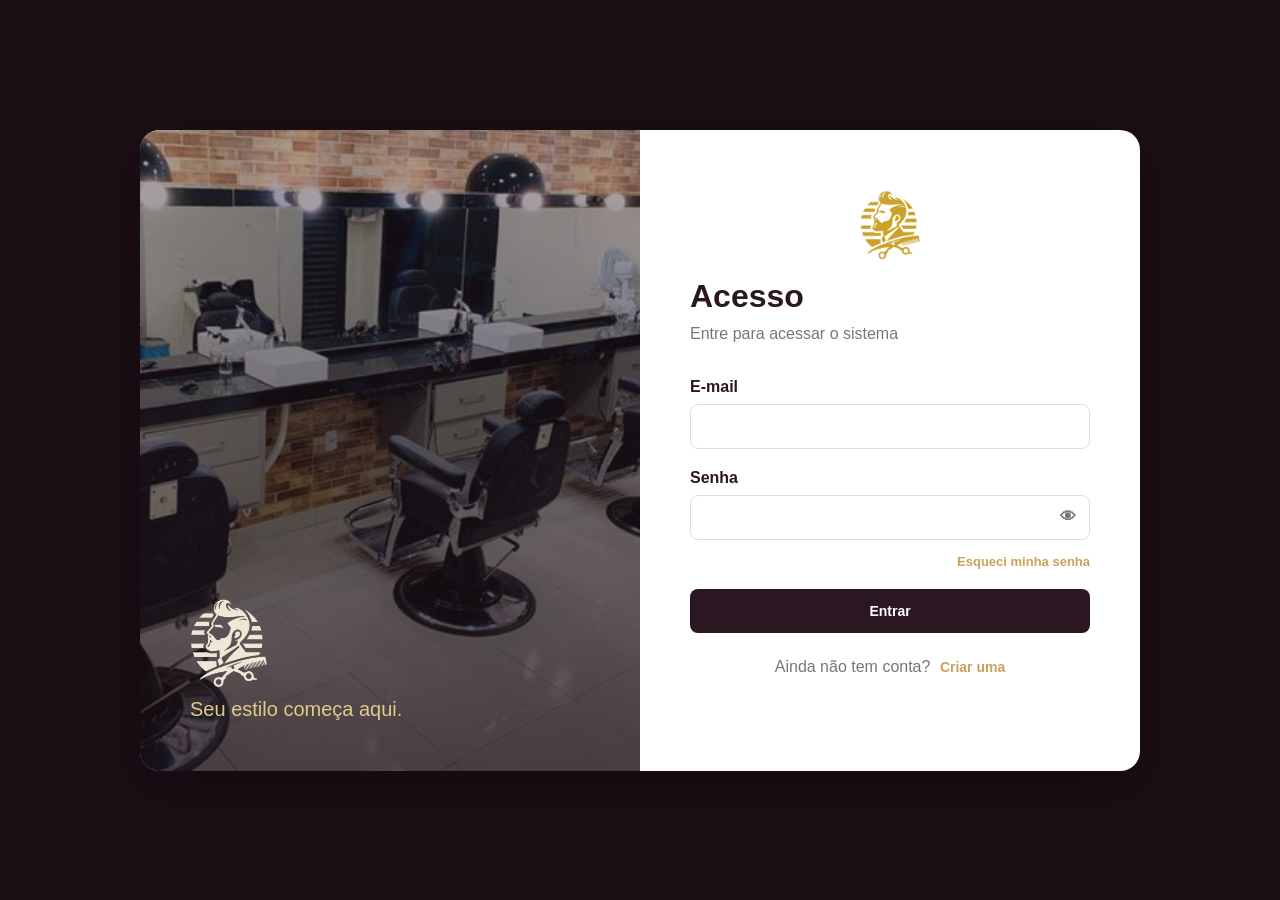
<file: wwwroot/index.html>
<!DOCTYPE html>
<html lang="pt-br">
<head>
    <meta charset="UTF-8">
    <meta name="viewport" content="width=device-width, initial-scale=1.0">
    <title>Barber House - Acesso</title>
    <link rel="icon" href="imagens/logo.jpg">
    <link rel="stylesheet" href="estilo.css">
    <link rel="stylesheet" href="comum.css">
</head>
<body>

<div id="areaLogin">
    <div class="login-container">

        <div class="login-imagem">
            <div class="login-overlay">
                <img class="logo-img" src="imagens/logo-claro.png" alt="Barber House" onerror="this.outerHTML='<h1>Barber House</h1>'">
                <p>Seu estilo começa aqui.</p>
            </div>
        </div>

        <form class="login-formulario" id="formulario" novalidate>

            <img class="logo-form" src="imagens/logo-dourado.png" alt="Barber House" onerror="this.remove()">

            <h2 id="tituloLogin">Acesso</h2>
            <p class="subtitulo" id="subtituloLogin">Entre para acessar o sistema</p>

            <div id="avisoLogin"></div>

            <div class="campo escondido" id="campoNome">
                <label for="registroNome">Nome</label>
                <input type="text" id="registroNome" autocomplete="name" maxlength="150">
            </div>

            <div class="campo">
                <label for="loginEmail">E-mail</label>
                <input type="email" id="loginEmail" autocomplete="email" maxlength="150">
            </div>

            <div class="campo" id="campoSenha">
                <label for="loginSenha">Senha</label>
                <div class="com-botao">
                    <input type="password" id="loginSenha" autocomplete="current-password" maxlength="100">
                    <button type="button" id="verSenha" aria-label="Mostrar ou ocultar a senha">👁</button>
                </div>
                <small id="dicaSenha" class="escondido">Mínimo de 6 caracteres.</small>
            </div>

            <div class="link-esqueci" id="linkEsqueci">
                <button type="button" id="botaoEsqueci">Esqueci minha senha</button>
            </div>

            <button type="submit" id="botaoPrincipal">Entrar</button>

            <p class="trocar-cadastro">
                <span id="textoCadastro">Ainda não tem conta?</span>
                <button type="button" id="botaoCadastro">Criar uma</button>
            </p>

            <p id="erroLogin" role="alert"></p>

        </form>
    </div>
</div>

<script src="comum.js"></script>
<script>
    // modo: "login" | "cadastro" | "esqueci"
    var modo = "login";

    function el(id) { return document.getElementById(id); }

    function aviso(texto, tipo, html) {
        var caixa = el("avisoLogin");
        if (!texto) { caixa.innerHTML = ""; return; }
        caixa.innerHTML = '<div class="aviso-caixa ' + (tipo || "info") + '">' + (html || esc(texto)) + "</div>";
    }

    function definirModo(novo) {
        modo = novo;
        el("erroLogin").textContent = "";
        aviso("");

        el("campoNome").classList.toggle("escondido", modo !== "cadastro");
        el("campoSenha").classList.toggle("escondido", modo === "esqueci");
        el("dicaSenha").classList.toggle("escondido", modo !== "cadastro");
        el("linkEsqueci").classList.toggle("escondido", modo !== "login");
        el("loginSenha").setAttribute("autocomplete", modo === "cadastro" ? "new-password" : "current-password");

        if (modo === "login") {
            el("tituloLogin").textContent = "Acesso";
            el("subtituloLogin").textContent = "Entre para acessar o sistema";
            el("botaoPrincipal").textContent = "Entrar";
            el("textoCadastro").textContent = "Ainda não tem conta?";
            el("botaoCadastro").textContent = "Criar uma";
        } else if (modo === "cadastro") {
            el("tituloLogin").textContent = "Criar conta";
            el("subtituloLogin").textContent = "Cadastre-se para agendar seus horários";
            el("botaoPrincipal").textContent = "Cadastrar";
            el("textoCadastro").textContent = "Já possui uma conta?";
            el("botaoCadastro").textContent = "Entrar";
        } else {
            el("tituloLogin").textContent = "Esqueci minha senha";
            el("subtituloLogin").textContent = "Informe seu e-mail e enviaremos um link para criar uma nova senha";
            el("botaoPrincipal").textContent = "Enviar link";
            el("textoCadastro").textContent = "Lembrou a senha?";
            el("botaoCadastro").textContent = "Voltar ao login";
        }
    }

    el("botaoCadastro").onclick = function () {
        definirModo(modo === "login" ? "cadastro" : "login");
    };
    el("botaoEsqueci").onclick = function () { definirModo("esqueci"); };

    el("verSenha").onclick = function () {
        var campo = el("loginSenha");
        campo.type = campo.type === "password" ? "text" : "password";
    };

    el("formulario").onsubmit = async function (ev) {
        ev.preventDefault();

        var erro = el("erroLogin");
        var botao = el("botaoPrincipal");
        erro.textContent = "";
        aviso("");

        var email = el("loginEmail").value.trim();
        var senha = el("loginSenha").value;

        if (!email) { erro.textContent = "Informe o e-mail."; return; }

        botao.disabled = true;

        try {
            if (modo === "esqueci") {
                var r = await api("/api/usuarios/esqueci-senha", { method: "POST", semAuth: true, body: { email: email } });
                var extra = "";
                if (r.linkDev) {
                    extra = '<br><br><b>Modo de desenvolvimento</b> (e-mail não configurado):<br><a href="' + esc(r.linkDev) + '">' + esc(r.linkDev) + "</a>";
                }
                aviso(r.mensagem, "ok", esc(r.mensagem) + extra);
                return;
            }

            if (!senha) { erro.textContent = "Informe a senha."; return; }

            var corpo = { email: email, senha: senha };
            var url = "/api/usuarios/login";

            if (modo === "cadastro") {
                corpo.nome = el("registroNome").value.trim();
                if (!corpo.nome) { erro.textContent = "Informe seu nome."; return; }
                if (senha.length < 6) { erro.textContent = "A senha precisa ter pelo menos 6 caracteres."; return; }
                url = "/api/usuarios/registrar";
            }

            var auth = await api(url, { method: "POST", semAuth: true, body: corpo });
            Sessao.salvar(auth);
            window.location.href = paginaInicialDo(auth.usuario.tipo);
        } catch (e) {
            erro.textContent = e.message;
        } finally {
            botao.disabled = false;
        }
    };

    window.onload = function () {
        var sessao = Sessao.obter();
        if (sessao) {
            window.location.href = paginaInicialDo(sessao.usuario.tipo);
            return;
        }
        localStorage.removeItem("usuario"); // sessao antiga (sem token)

        if (new URLSearchParams(location.search).get("expirou")) {
            aviso("Sua sessão expirou. Entre novamente.", "aviso");
        }
        definirModo("login");
    };
</script>

</body>
</html>
</file>
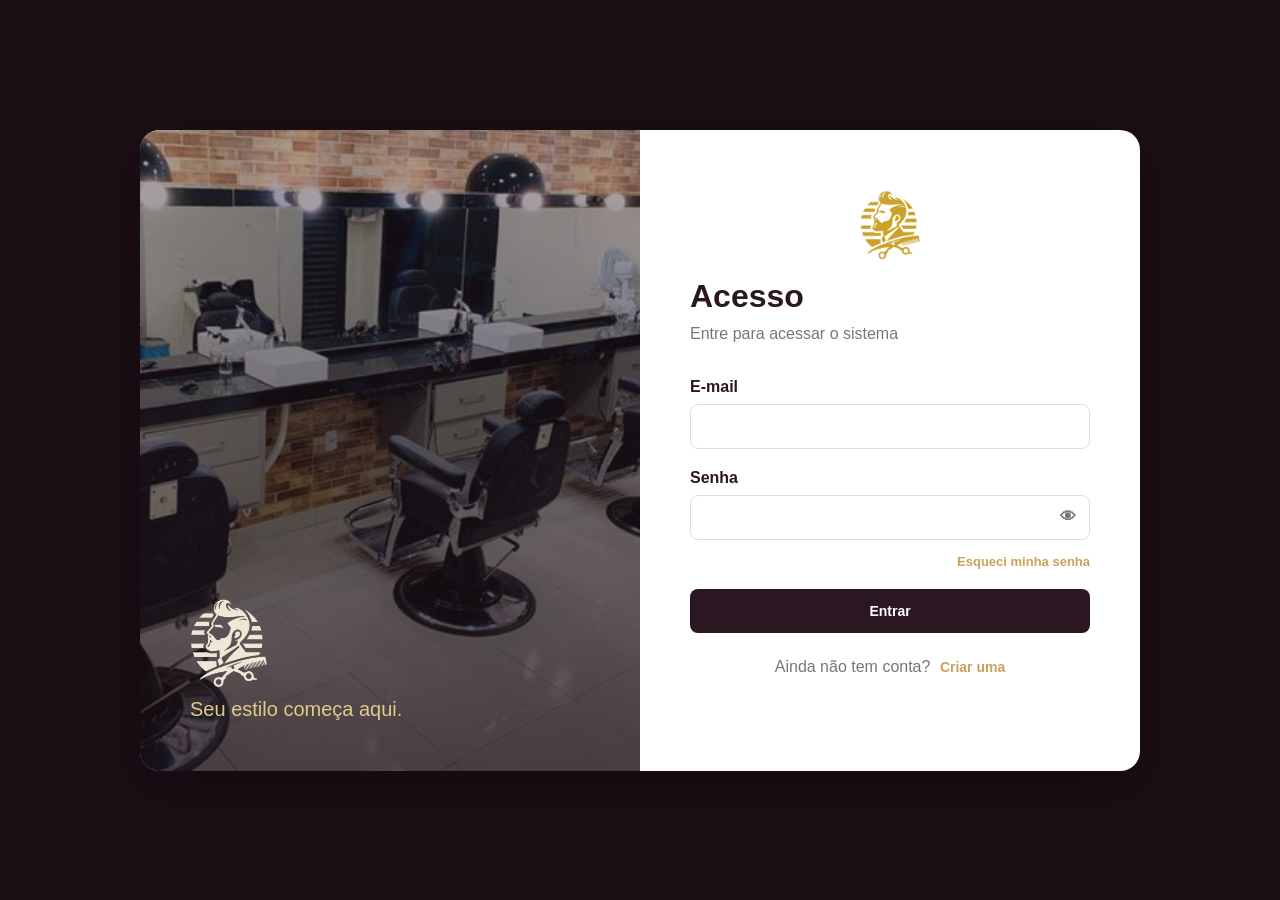
<file: wwwroot/admin.html>
<!DOCTYPE html>
<html lang="pt-br">
<head>
    <meta charset="UTF-8">
    <meta name="viewport" content="width=device-width, initial-scale=1.0">
    <title>Barber House - Administração</title>
    <link rel="icon" href="imagens/logo.jpg">
    <link rel="stylesheet" href="estilo.css">
    <link rel="stylesheet" href="comum.css">
    <style>
        .filtros { display:flex; gap:12px; flex-wrap:wrap; align-items:flex-end; }
        .filtros .campo { margin-bottom:0; }
        .acoes-tab { display:flex; gap:6px; flex-wrap:wrap; }
        tr.inativo td { opacity:.5; }
        .tabela-rolagem { overflow-x:auto; }
        .tabela-rolagem table { width:100%; min-width:560px; }
        .galeria { display:grid; grid-template-columns:repeat(auto-fill,minmax(110px,1fr)); gap:8px; }
        .galeria figure { margin:0; position:relative; }
        .galeria img { width:100%; height:100px; object-fit:cover; border-radius:8px; display:block; }
        .galeria .remover { position:absolute; top:4px; right:4px; background:rgba(0,0,0,.65); color:#fff; border-radius:50%; width:24px; height:24px; padding:0; line-height:1; }
    </style>
</head>
<body>
<div id="areaSistema">
    <header class="topo" id="cabecalho"></header>
    <nav class="menu" id="menu"></nav>
    <main class="conteudo">

        <section class="pagina escondido" id="pagina-dashboard">
            <div class="titulo-pagina"><h2>Dashboard</h2><p>Visão geral do salão.</p></div>
            <div class="card"><div class="filtros"><div class="campo"><label for="dashMeses">Período dos gráficos</label>
                <select id="dashMeses"><option value="3">Últimos 3 meses</option><option value="6" selected>Últimos 6 meses</option><option value="12">Últimos 12 meses</option></select></div></div></div>
            <div id="areaDash"><div class="carregando">Carregando…</div></div>
        </section>

        <section class="pagina escondido" id="pagina-agenda">
            <div class="titulo-pagina"><h2>Agenda</h2><p>Todos os barbeiros em formato de calendário.</p></div>
            <div class="card"><div class="filtros" style="margin-bottom:14px"><div class="campo"><label for="agBarb">Barbeiro</label><select id="agBarb"><option value="">Todos</option></select></div></div><div id="calendario"></div></div>
        </section>

        <section class="pagina escondido" id="pagina-agendamentos">
            <div class="titulo-pagina"><h2>Agendamentos</h2><p>Filtre, conclua, cancele ou crie agendamentos para clientes.</p></div>
            <div class="card"><div class="filtros">
                <div class="campo"><label for="fDe">De</label><input type="date" id="fDe"></div>
                <div class="campo"><label for="fAte">Até</label><input type="date" id="fAte"></div>
                <div class="campo"><label for="fBarb">Barbeiro</label><select id="fBarb"><option value="">Todos</option></select></div>
                <div class="campo"><label for="fStatus">Status</label><select id="fStatus"><option value="">Todos</option><option>Agendado</option><option>Concluido</option><option>Faltou</option><option>Cancelado</option></select></div>
                <button type="button" class="btn btn-primario" id="fBuscar">Filtrar</button>
                <button type="button" class="btn btn-dourado" id="fNovo">+ Novo agendamento</button>
            </div></div>
            <div class="card" id="listaAg"></div>
        </section>

        <section class="pagina escondido" id="pagina-servicos">
            <div class="titulo-pagina"><h2>Serviços</h2><p>Edite, desative (sem perder histórico) ou remova.</p></div>
            <div class="card"><button type="button" class="btn btn-dourado" id="novoServico">+ Novo serviço</button></div>
            <div class="card" id="listaServicos"></div>
        </section>

        <section class="pagina escondido" id="pagina-barbeiros">
            <div class="titulo-pagina"><h2>Barbeiros</h2><p>Cadastre, edite, defina a comissão, horários e perfil.</p></div>
            <div class="card"><button type="button" class="btn btn-dourado" id="novoBarbeiro">+ Novo barbeiro</button></div>
            <div class="card" id="listaBarbeiros"></div>
        </section>

        <section class="pagina escondido" id="pagina-clientes">
            <div class="titulo-pagina"><h2>Clientes</h2></div>
            <div class="card" id="listaClientes"></div>
        </section>

        <section class="pagina escondido" id="pagina-cupons">
            <div class="titulo-pagina"><h2>Cupons de desconto</h2></div>
            <div class="card"><button type="button" class="btn btn-dourado" id="novoCupom">+ Novo cupom</button></div>
            <div class="card" id="listaCupons"></div>
        </section>

        <section class="pagina escondido" id="pagina-financeiro">
            <div class="titulo-pagina"><h2>Financeiro</h2><p>Atendimentos concluídos no período, com comissões e lucro do salão.</p></div>
            <div class="card"><div class="filtros">
                <div class="campo"><label for="finDe">De</label><input type="date" id="finDe"></div>
                <div class="campo"><label for="finAte">Até</label><input type="date" id="finAte"></div>
                <button type="button" class="btn btn-primario" id="finBuscar">Atualizar</button></div></div>
            <div id="areaFin"></div>
        </section>

        <section class="pagina escondido" id="pagina-conta"><div id="areaConta"></div></section>
    </main>
</div>

<script src="comum.js"></script>
<script src="calendario.js"></script>
<script src="horarios.js"></script>
<script>
var usuario = exigirLogin(["Administrador"]);
var $ = function (id) { return document.getElementById(id); };
var A = { servicos: [], barbeiros: [], clientes: [], cal: null, agLista: [] };
var STATUS_ROTULO = { Agendado: "Agendado", Concluido: "Concluído", Faltou: "Faltou", Cancelado: "Cancelado" };

function opcoesBarbeiros(sel, todos) {
    return (todos ? '<option value="">Todos</option>' : "") + A.barbeiros.filter(function (b) { return b.ativo; }).map(function (b) { return '<option value="' + b.id + '"' + (b.id === sel ? " selected" : "") + ">" + esc(b.nome) + "</option>"; }).join("");
}
async function carregarBarbeiros() { A.barbeiros = await api("/api/barbeiros?todos=true"); }
async function carregarServicos() { A.servicos = await api("/api/servicos?todos=true"); }
function alvo(ev, attr) { var t = ev.target.closest("[" + attr + "]"); return t ? Number(t.getAttribute(attr)) : null; }
function numero(v) { return Number(String(v).replace(",", ".")); }
function inicioMes() { var d = new Date(); return isoData(new Date(d.getFullYear(), d.getMonth(), 1)); }

/* ================= DASHBOARD ================= */
function variacao(atual, anterior) {
    if (!anterior) return atual > 0 ? "novo" : "—";
    var v = Math.round(((atual - anterior) / anterior) * 100);
    return (v >= 0 ? "▲ +" : "▼ ") + v + "% vs mês anterior";
}
async function renderDash() {
    var area = $("areaDash");
    try {
        var d = await api("/api/dashboard?meses=" + $("dashMeses").value);
        var maxF = Math.max.apply(null, d.faturamentoPorMes.map(function (m) { return m.faturamento; }).concat([1]));
        var maxS = Math.max.apply(null, d.servicosMaisPedidos.map(function (s) { return s.quantidade; }).concat([1]));
        var maxB = Math.max.apply(null, d.rankingBarbeiros.map(function (b) { return b.faturamento; }).concat([1]));
        var maxH = Math.max.apply(null, d.horariosPico.map(function (h) { return h.quantidade; }).concat([1]));
        var html = '<div class="grade-kpi">' +
            '<div class="kpi"><span>Faturamento do mês</span><b>' + moeda(d.faturamentoMes) + "</b><small>" + variacao(d.faturamentoMes, d.faturamentoMesAnterior) + "</small></div>" +
            '<div class="kpi"><span>Atendimentos no mês</span><b>' + d.atendimentosMes + "</b><small>" + d.faltas + " falta(s)</small></div>" +
            '<div class="kpi"><span>Ticket médio</span><b>' + moeda(d.ticketMedio) + "</b><small>por atendimento</small></div>" +
            '<div class="kpi"><span>Hoje</span><b>' + d.agendamentosHoje + "</b><small>" + d.agendamentosFuturos + " agendamentos futuros</small></div>" +
            '<div class="kpi"><span>Clientes</span><b>' + d.totalClientes + "</b><small>cadastrados</small></div></div>";
        html += '<div class="grade-2" style="align-items:start"><div class="card"><h3>Faturamento por mês</h3><div class="barras">' + d.faturamentoPorMes.map(function (m) {
            var p = m.mes.split("-");
            return '<div class="col" title="' + esc(m.atendimentos + " atendimento(s)") + '"><span class="v">' + moeda(m.faturamento) + '</span><div class="b" style="height:' + Math.round((m.faturamento / maxF) * 160) + 'px"></div><span class="r">' + p[1] + "/" + p[0].slice(2) + "</span></div>";
        }).join("") + "</div></div>";
        html += '<div class="card"><h3>Serviços mais pedidos</h3>' + (d.servicosMaisPedidos.length ? d.servicosMaisPedidos.map(function (s) {
            return '<div class="hbarra"><span>' + esc(s.nome) + '</span><div class="trilho"><div class="preenche" style="width:' + Math.round((s.quantidade / maxS) * 100) + '%"></div></div><b>' + s.quantidade + "</b></div>";
        }).join("") : '<div class="vazio">Sem dados no período.</div>') + "</div>";
        html += '<div class="card"><h3>Ranking de barbeiros</h3>' + (d.rankingBarbeiros.length ? d.rankingBarbeiros.map(function (b, i) {
            return '<div class="hbarra"><span>' + (i + 1) + "º " + esc(b.nome) + '</span><div class="trilho"><div class="preenche" style="width:' + Math.round((b.faturamento / maxB) * 100) + '%"></div></div><b>' + moeda(b.faturamento) + "</b></div>" +
                '<div class="texto-pequeno texto-suave" style="margin:-6px 0 10px">' + b.atendimentos + " atend. · comissão " + moeda(b.comissao) + " · " + (b.media ? Number(b.media).toFixed(1).replace(".", ",") + " ★" : "sem avaliações") + "</div>";
        }).join("") : '<div class="vazio">Sem dados no período.</div>') + "</div>";
        html += '<div class="card"><h3>Horários de pico</h3>' + (d.horariosPico.length ? '<div class="barras" style="height:180px">' + d.horariosPico.map(function (h) {
            return '<div class="col"><span class="v">' + h.quantidade + '</span><div class="b" style="height:' + Math.round((h.quantidade / maxH) * 120) + 'px"></div><span class="r">' + esc(h.hora) + "</span></div>";
        }).join("") + "</div>" : '<div class="vazio">Sem dados no período.</div>') + "</div></div>";
        area.innerHTML = html;
    } catch (e) { area.innerHTML = '<div class="aviso-caixa erro">' + esc(e.message) + "</div>"; }
}

/* ================= AGENDA (calendário) ================= */
function abrirDetalheAg(a) {
    abrirModal({
        titulo: "Agendamento #" + a.id, html:
            "<p><b>" + esc(a.nomeCliente) + "</b> com <b>" + esc(a.nomeBarbeiro) + "</b> " + badgeStatus(a.status) + "</p>" +
            '<p class="mt">' + esc(dataHoraBR(new Date(a.dataHora))) + " — " + esc(a.nomeServico) + " (" + duracaoTexto(a.duracaoMinutos) + ")</p>" +
            '<p class="mt">Cliente pagou <b>' + moeda(a.valorFinal) + "</b> · barbeiro " + moeda(a.valorBarbeiro) + " · salão " + moeda(a.valorAdministrador) + "</p>",
        botoes: [{ rotulo: "Fechar", classe: "btn-secundario", fechar: true }].concat(a.status === "Agendado" ? [
            { rotulo: "Cancelar", classe: "btn-perigo", aoClicar: function (m) { m.fechar(); acaoAg("cancelar", a); } },
            { rotulo: "Concluir", classe: "btn-primario", aoClicar: function (m) { m.fechar(); acaoAg("Concluido", a); } }] : [])
    });
}
function montarAgenda() {
    $("agBarb").innerHTML = opcoesBarbeiros(null, true);
    if (!A.cal) A.cal = Calendario.montar($("calendario"), {
        modo: window.innerWidth < 700 ? "dia" : "semana", data: new Date(), horaInicio: 7, horaFim: 21, mostrarBarbeiro: true,
        buscar: function (de, ate) { var b = $("agBarb").value; return api("/api/agendamentos?de=" + de + "&ate=" + ate + (b ? "&barbeiroId=" + b : "")); },
        aoClicar: abrirDetalheAg
    }); else A.cal.recarregar();
}

/* ================= AGENDAMENTOS (lista) ================= */
async function acaoAg(acao, a) {
    var r;
    if (acao === "Concluido" || acao === "Faltou") r = await tentar(function () { return api("/api/agendamentos/" + a.id + "/status", { method: "PUT", body: { status: acao } }); });
    else if (acao === "cancelar") {
        if (!(await confirmar({ titulo: "Cancelar agendamento", mensagem: "Cancelar o horário de " + a.nomeCliente + " em " + dataHoraBR(new Date(a.dataHora)) + "?", textoConfirmar: "Cancelar horário", textoCancelar: "Manter", perigo: true }))) return;
        r = await tentar(function () { return api("/api/agendamentos/" + a.id + "/cancelar", { method: "PUT" }); });
    } else if (acao === "excluir") {
        if (!(await confirmar({ titulo: "Excluir definitivamente", mensagem: "Isso apaga o registro e some dos relatórios financeiros. Prefira cancelar. Continuar?", textoConfirmar: "Excluir", perigo: true }))) return;
        r = await tentar(function () { return api("/api/agendamentos/" + a.id, { method: "DELETE" }); });
        if (r === undefined) return;
    }
    if (r !== undefined && r !== null) { toast("Feito!", "ok"); buscarAgendamentos(); if (A.cal) A.cal.recarregar(); }
}
async function buscarAgendamentos() {
    var q = ["de=" + ($("fDe").value || inicioMes()) + "T00:00:00", "ate=" + isoData(somarDias(lerIsoData($("fAte").value || isoData(somarDias(new Date(), 30))), 1)) + "T00:00:00"];
    if ($("fBarb").value) q.push("barbeiroId=" + $("fBarb").value);
    if ($("fStatus").value) q.push("status=" + $("fStatus").value);
    var area = $("listaAg"); area.innerHTML = '<div class="carregando">Carregando…</div>';
    try {
        A.agLista = await api("/api/agendamentos?" + q.join("&"));
        area.innerHTML = A.agLista.length ? '<div class="tabela-rolagem"><table><thead><tr><th>Data</th><th>Cliente</th><th>Barbeiro</th><th>Serviço</th><th>Valor</th><th>Status</th><th></th></tr></thead><tbody>' +
            A.agLista.map(function (a) {
                var bt = "";
                if (a.status === "Agendado") bt += '<button class="btn btn-primario btn-pequeno" data-ac="Concluido" data-id="' + a.id + '">Concluir</button><button class="btn btn-perigo btn-pequeno" data-ac="cancelar" data-id="' + a.id + '">Cancelar</button>';
                bt += '<button class="btn btn-secundario btn-pequeno" data-ac="excluir" data-id="' + a.id + '" title="Excluir definitivamente">🗑</button>';
                return "<tr><td>" + esc(dataHoraBR(new Date(a.dataHora))) + "</td><td>" + esc(a.nomeCliente) + "</td><td>" + esc(a.nomeBarbeiro) + "</td><td>" + esc(a.nomeServico) + "</td><td>" + moeda(a.valorFinal) + "</td><td>" + badgeStatus(a.status) + '</td><td><div class="acoes-tab">' + bt + "</div></td></tr>";
            }).join("") + "</tbody></table></div>" : '<div class="vazio">Nenhum agendamento encontrado.</div>';
    } catch (e) { area.innerHTML = '<div class="aviso-caixa erro">' + esc(e.message) + "</div>"; }
}
$("listaAg").onclick = function (ev) {
    var t = ev.target.closest("[data-ac]"); if (!t) return;
    var a = A.agLista.find(function (x) { return x.id === Number(t.getAttribute("data-id")); }); if (a) acaoAg(t.getAttribute("data-ac"), a);
};
async function novoAgendamento() {
    if (!A.clientes.length) A.clientes = await api("/api/clientes").catch(function () { return []; });
    var est = { hora: "" };
    var m = abrirModal({
        titulo: "Novo agendamento", largo: true, html:
            '<div class="campo"><label>Cliente</label><select id="naCli">' + A.clientes.map(function (c) { return '<option value="' + c.id + '">' + esc(c.nome) + "</option>"; }).join("") + "</select></div>" +
            '<div class="campo"><label>Serviços</label><div class="chips" id="naServ">' + A.servicos.filter(function (s) { return s.ativo; }).map(function (s) { return '<button type="button" class="chip" data-s="' + s.id + '"><strong>' + esc(s.nome) + "</strong><small>" + duracaoTexto(s.duracaoMinutos) + " · " + moeda(s.preco) + "</small></button>"; }).join("") + "</div></div>" +
            '<div class="campo"><label>Barbeiro</label><select id="naBarb">' + opcoesBarbeiros(null, false) + '</select></div><div class="campo"><label>Dia</label><input type="date" id="naData" min="' + isoData(new Date()) + '"></div><div id="naSlots"></div>',
        botoes: [{ rotulo: "Voltar", classe: "btn-secundario", fechar: true }, { rotulo: "Agendar", classe: "btn-primario", aoClicar: async function (mm) {
            var ids = ids2(); if (!ids.length || !est.hora) { toast("Escolha serviços, dia e horário.", "erro"); return; }
            try {
                await api("/api/agendamentos", { method: "POST", body: { clienteId: Number(mm.corpo.querySelector("#naCli").value), barbeiroId: Number(mm.corpo.querySelector("#naBarb").value), dataHora: mm.corpo.querySelector("#naData").value + "T" + est.hora + ":00", servicoIds: ids } });
                toast("Agendamento criado!", "ok"); mm.fechar(); buscarAgendamentos(); if (A.cal) A.cal.recarregar();
            } catch (e) { toast(e.message, "erro"); }
        } }]
    });
    function ids2() { return Array.prototype.map.call(m.corpo.querySelectorAll("#naServ .selecionado"), function (b) { return Number(b.getAttribute("data-s")); }); }
    async function slots() {
        est.hora = ""; var area = m.corpo.querySelector("#naSlots"), ids = ids2(), d = m.corpo.querySelector("#naData").value, b = m.corpo.querySelector("#naBarb").value;
        if (!ids.length || !d || !b) { area.innerHTML = ""; return; }
        try {
            var l = await api("/api/agendamentos/horarios-livres?barbeiroId=" + b + "&data=" + d + "&servicoIds=" + ids.join(","));
            area.innerHTML = l.length ? '<div class="slots">' + l.map(function (h) { return '<button type="button" class="slot" data-h="' + h + '">' + h + "</button>"; }).join("") + "</div>" : '<div class="aviso-caixa aviso">Sem horários livres.</div>';
        } catch (e) { area.innerHTML = '<div class="aviso-caixa erro">' + esc(e.message) + "</div>"; }
    }
    m.corpo.addEventListener("click", function (ev) {
        var s = ev.target.closest("[data-s]"), h = ev.target.closest("[data-h]");
        if (s) { s.classList.toggle("selecionado"); slots(); }
        if (h) { est.hora = h.getAttribute("data-h"); m.corpo.querySelectorAll("#naSlots .slot").forEach(function (x) { x.classList.remove("selecionado"); }); h.classList.add("selecionado"); }
    });
    m.corpo.querySelector("#naBarb").onchange = slots; m.corpo.querySelector("#naData").onchange = slots;
}

/* ================= SERVIÇOS ================= */
function renderServicos() {
    $("listaServicos").innerHTML = A.servicos.length ? '<div class="tabela-rolagem"><table><thead><tr><th>Serviço</th><th>Duração</th><th>Preço</th><th>Status</th><th></th></tr></thead><tbody>' + A.servicos.map(function (s) {
        return '<tr class="' + (s.ativo ? "" : "inativo") + '"><td><b>' + esc(s.nome) + "</b></td><td>" + duracaoTexto(s.duracaoMinutos) + "</td><td>" + moeda(s.preco) + "</td><td>" + (s.ativo ? '<span class="badge badge-concluido">Ativo</span>' : '<span class="badge badge-cancelado">Inativo</span>') +
            '</td><td><div class="acoes-tab"><button class="btn btn-secundario btn-pequeno" data-edit="' + s.id + '">Editar</button><button class="btn btn-secundario btn-pequeno" data-toggle="' + s.id + '">' + (s.ativo ? "Desativar" : "Ativar") + '</button><button class="btn btn-perigo btn-pequeno" data-del="' + s.id + '">Excluir</button></div></td></tr>';
    }).join("") + "</tbody></table></div>" : '<div class="vazio">Nenhum serviço cadastrado.</div>';
}
function formServico(s) {
    s = s || {};
    abrirModal({
        titulo: s.id ? "Editar serviço" : "Novo serviço", html:
            '<div class="campo"><label>Nome</label><input id="svNome" maxlength="100" value="' + esc(s.nome || "") + '"></div>' +
            '<div class="campo"><label>Preço (R$)</label><input id="svPreco" inputmode="decimal" value="' + (s.preco != null ? String(s.preco).replace(".", ",") : "") + '"></div>' +
            '<div class="campo"><label>Duração (minutos)</label><input type="number" id="svDur" min="15" step="15" value="' + (s.duracaoMinutos || 30) + '"></div>',
        botoes: [{ rotulo: "Cancelar", classe: "btn-secundario", fechar: true }, { rotulo: "Salvar", classe: "btn-primario", aoClicar: async function (m) {
            var corpo = { nome: m.corpo.querySelector("#svNome").value.trim(), preco: numero(m.corpo.querySelector("#svPreco").value), duracaoMinutos: Number(m.corpo.querySelector("#svDur").value) };
            if (!corpo.nome || !(corpo.preco >= 0) || !(corpo.duracaoMinutos > 0)) { toast("Preencha nome, preço e duração.", "erro"); return; }
            try { await api("/api/servicos" + (s.id ? "/" + s.id : ""), { method: s.id ? "PUT" : "POST", body: corpo }); toast("Serviço salvo!", "ok"); m.fechar(); await carregarServicos(); renderServicos(); }
            catch (e) { toast(e.message, "erro"); }
        } }]
    });
}
$("novoServico").onclick = function () { formServico(); };
$("listaServicos").onclick = async function (ev) {
    var e = alvo(ev, "data-edit"), t = alvo(ev, "data-toggle"), d = alvo(ev, "data-del");
    var find = function (id) { return A.servicos.find(function (x) { return x.id === id; }); };
    if (e) formServico(find(e));
    if (t) { var s = find(t); var r = await tentar(function () { return api("/api/servicos/" + t + "/ativo", { method: "PATCH", body: { ativo: !s.ativo } }); }); if (r) { await carregarServicos(); renderServicos(); toast(s.ativo ? "Serviço desativado." : "Serviço ativado.", "ok"); } }
    if (d) {
        var sv = find(d);
        if (!(await confirmar({ titulo: "Excluir serviço", mensagem: 'Excluir "' + sv.nome + '"?', textoConfirmar: "Excluir", perigo: true }))) return;
        try { await api("/api/servicos/" + d, { method: "DELETE" }); toast("Serviço excluído.", "ok"); await carregarServicos(); renderServicos(); }
        catch (er) { toast(er.status === 409 ? "Esse serviço já foi usado em agendamentos. Desative-o para preservar o histórico." : er.message, "erro"); }
    }
};

/* ================= BARBEIROS ================= */
function renderBarbeiros() {
    $("listaBarbeiros").innerHTML = A.barbeiros.length ? '<div class="tabela-rolagem"><table><thead><tr><th>Barbeiro</th><th>E-mail</th><th>Comissão</th><th>Nota</th><th>Status</th><th></th></tr></thead><tbody>' + A.barbeiros.map(function (b) {
        return '<tr class="' + (b.ativo ? "" : "inativo") + '"><td><div class="flex">' + avatarHtml(b.fotoUrl, b.nome, 34) + "<b>" + esc(b.nome) + "</b></div></td><td>" + esc(b.email || "") + "</td><td>" + (b.percentualBarbeiro != null ? b.percentualBarbeiro + "%" : "—") + "</td><td>" + mediaHtml(b.media, b.totalAvaliacoes) + "</td><td>" + (b.ativo ? '<span class="badge badge-concluido">Ativo</span>' : '<span class="badge badge-cancelado">Inativo</span>') +
            '</td><td><div class="acoes-tab"><button class="btn btn-secundario btn-pequeno" data-edit="' + b.id + '">Editar</button><button class="btn btn-secundario btn-pequeno" data-horas="' + b.id + '">Horários</button><button class="btn btn-secundario btn-pequeno" data-perf="' + b.id + '">Perfil</button><button class="btn btn-secundario btn-pequeno" data-toggle="' + b.id + '">' + (b.ativo ? "Desativar" : "Ativar") + '</button><button class="btn btn-perigo btn-pequeno" data-del="' + b.id + '">Excluir</button></div></td></tr>';
    }).join("") + "</tbody></table></div>" : '<div class="vazio">Nenhum barbeiro cadastrado.</div>';
}
function formBarbeiro(b) {
    b = b || {};
    abrirModal({
        titulo: b.id ? "Editar barbeiro" : "Novo barbeiro", html:
            '<div class="campo"><label>Nome</label><input id="bbNome" maxlength="100" value="' + esc(b.nome || "") + '"></div>' +
            '<div class="campo"><label>E-mail (login)</label><input type="email" id="bbEmail" value="' + esc(b.email || "") + '"></div>' +
            '<div class="campo"><label>' + (b.id ? "Nova senha (deixe em branco para manter)" : "Senha inicial (mín. 6 caracteres)") + '</label><input type="password" id="bbSenha" autocomplete="new-password"></div>' +
            '<div class="campo"><label>Comissão do barbeiro (%)</label><input type="number" id="bbPct" min="0" max="100" value="' + (b.percentualBarbeiro != null ? b.percentualBarbeiro : 50) + '"></div>',
        botoes: [{ rotulo: "Cancelar", classe: "btn-secundario", fechar: true }, { rotulo: "Salvar", classe: "btn-primario", aoClicar: async function (m) {
            var q = function (id) { return m.corpo.querySelector(id).value; };
            var corpo = { nome: q("#bbNome").trim(), email: q("#bbEmail").trim(), percentualBarbeiro: Number(q("#bbPct")) };
            if (!corpo.nome || !corpo.email) { toast("Informe nome e e-mail.", "erro"); return; }
            if (!(corpo.percentualBarbeiro >= 0 && corpo.percentualBarbeiro <= 100)) { toast("A comissão deve ficar entre 0 e 100.", "erro"); return; }
            if (b.id) { if (q("#bbSenha")) corpo.novaSenha = q("#bbSenha"); } else { if (q("#bbSenha").length < 6) { toast("A senha precisa de ao menos 6 caracteres.", "erro"); return; } corpo.senha = q("#bbSenha"); }
            try { await api("/api/barbeiros" + (b.id ? "/" + b.id : ""), { method: b.id ? "PUT" : "POST", body: corpo }); toast("Barbeiro salvo!", "ok"); m.fechar(); await carregarBarbeiros(); renderBarbeiros(); }
            catch (e) { toast(e.message, "erro"); }
        } }]
    });
}
async function abrirPerfilBarbeiro(b) {
    var p = await tentar(function () { return api("/api/barbeiros/" + b.id + "/perfil"); }); if (!p) return;
    var m = abrirModal({
        titulo: "Perfil — " + b.nome, largo: true, html:
            '<div class="campo"><label>Especialidades</label><input id="ppEsp" maxlength="200" value="' + esc(p.especialidades || "") + '"></div><div class="campo"><label>Apresentação</label><textarea id="ppBio" maxlength="1000">' + esc(p.bio || "") + "</textarea></div>" +
            '<h4>Portfólio (' + p.fotos.length + "/12)</h4>" + (p.fotos.length ? '<div class="galeria">' + p.fotos.map(function (f) { return '<figure><img src="' + esc(f.url) + '" alt=""><button type="button" class="remover" data-foto="' + f.id + '">×</button></figure>'; }).join("") + "</div>" : '<p class="texto-suave">Sem fotos.</p>') +
            '<div class="flex mt"><input type="file" id="ppArq" accept="image/jpeg,image/png,image/webp"><button type="button" class="btn btn-dourado btn-pequeno" id="ppEnviar">Adicionar foto</button></div>',
        botoes: [{ rotulo: "Fechar", classe: "btn-secundario", fechar: true }, { rotulo: "Salvar textos", classe: "btn-primario", aoClicar: async function (mm) {
            var r = await tentar(function () { return api("/api/barbeiros/" + b.id + "/perfil", { method: "PUT", body: { especialidades: mm.corpo.querySelector("#ppEsp").value.trim(), bio: mm.corpo.querySelector("#ppBio").value.trim() } }); });
            if (r) { toast("Perfil salvo!", "ok"); mm.fechar(); await carregarBarbeiros(); renderBarbeiros(); }
        } }]
    });
    m.corpo.querySelector("#ppEnviar").onclick = async function () {
        var arq = m.corpo.querySelector("#ppArq").files[0]; if (!arq) { toast("Escolha uma imagem.", "erro"); return; }
        var fd = new FormData(); fd.append("arquivo", arq); fd.append("legenda", "");
        var r = await tentar(function () { return api("/api/barbeiros/" + b.id + "/portfolio", { method: "POST", body: fd }); });
        if (r) { toast("Foto adicionada!", "ok"); m.fechar(); abrirPerfilBarbeiro(b); }
    };
    m.corpo.addEventListener("click", async function (ev) {
        var f = ev.target.closest("[data-foto]"); if (!f) return;
        var r = await tentar(function () { return api("/api/barbeiros/" + b.id + "/portfolio/" + f.getAttribute("data-foto"), { method: "DELETE" }); });
        if (r !== undefined) { m.fechar(); abrirPerfilBarbeiro(b); }
    });
}
$("novoBarbeiro").onclick = function () { formBarbeiro(); };
$("listaBarbeiros").onclick = async function (ev) {
    var find = function (id) { return A.barbeiros.find(function (x) { return x.id === id; }); };
    var e = alvo(ev, "data-edit"), h = alvo(ev, "data-horas"), pf = alvo(ev, "data-perf"), t = alvo(ev, "data-toggle"), d = alvo(ev, "data-del");
    if (e) formBarbeiro(find(e));
    if (h) { var m = abrirModal({ titulo: "Horários — " + find(h).nome, largo: true, html: '<div id="edHor"></div>', botoes: [{ rotulo: "Fechar", classe: "btn-secundario", fechar: true }] }); EditorHorarios.montar(m.corpo.querySelector("#edHor"), h); }
    if (pf) abrirPerfilBarbeiro(find(pf));
    if (t) { var b = find(t); var r = await tentar(function () { return api("/api/barbeiros/" + t + "/ativo", { method: "PATCH", body: { ativo: !b.ativo } }); }); if (r) { await carregarBarbeiros(); renderBarbeiros(); toast(b.ativo ? "Barbeiro desativado (não aparece para clientes)." : "Barbeiro ativado.", "ok"); } }
    if (d) {
        var bb = find(d);
        if (!(await confirmar({ titulo: "Excluir barbeiro", mensagem: 'Excluir "' + bb.nome + '"?', textoConfirmar: "Excluir", perigo: true }))) return;
        try { await api("/api/barbeiros/" + d, { method: "DELETE" }); toast("Barbeiro excluído.", "ok"); await carregarBarbeiros(); renderBarbeiros(); }
        catch (er) { toast(er.status === 409 ? "Esse barbeiro tem histórico de atendimentos. Desative-o em vez de excluir." : er.message, "erro"); }
    }
};

/* ================= CLIENTES ================= */
async function renderClientes() {
    var area = $("listaClientes"); area.innerHTML = '<div class="carregando">Carregando…</div>';
    try {
        A.clientes = await api("/api/clientes");
        area.innerHTML = A.clientes.length ? '<div class="tabela-rolagem"><table><thead><tr><th>Cliente</th><th>E-mail</th><th>Agendamentos</th><th></th></tr></thead><tbody>' + A.clientes.map(function (c) {
            return "<tr><td><div class=\"flex\">" + avatarHtml(c.fotoUrl, c.nome, 34) + "<b>" + esc(c.nome) + "</b></div></td><td>" + esc(c.email) + "</td><td>" + c.totalAgendamentos + '</td><td><button class="btn btn-perigo btn-pequeno" data-del="' + c.id + '">Excluir</button></td></tr>';
        }).join("") + "</tbody></table></div>" : '<div class="vazio">Nenhum cliente cadastrado.</div>';
    } catch (e) { area.innerHTML = '<div class="aviso-caixa erro">' + esc(e.message) + "</div>"; }
}
$("listaClientes").onclick = async function (ev) {
    var d = alvo(ev, "data-del"); if (!d) return;
    var c = A.clientes.find(function (x) { return x.id === d; });
    if (!(await confirmar({ titulo: "Excluir cliente", mensagem: 'Excluir "' + c.nome + '"?', textoConfirmar: "Excluir", perigo: true }))) return;
    try { await api("/api/clientes/" + d, { method: "DELETE" }); toast("Cliente excluído.", "ok"); renderClientes(); }
    catch (er) { toast(er.status === 409 ? "Esse cliente tem histórico de agendamentos e não pode ser excluído." : er.message, "erro"); }
};

/* ================= CUPONS ================= */
async function renderCupons() {
    var area = $("listaCupons"); area.innerHTML = '<div class="carregando">Carregando…</div>';
    try {
        A.cupons = await api("/api/cupons");
        area.innerHTML = A.cupons.length ? '<div class="tabela-rolagem"><table><thead><tr><th>Código</th><th>Desconto</th><th>Validade</th><th>Usos</th><th>Status</th><th></th></tr></thead><tbody>' + A.cupons.map(function (c) {
            return '<tr class="' + (c.ativo ? "" : "inativo") + '"><td><b>' + esc(c.codigo) + "</b></td><td>" + (c.tipo === "Percentual" ? c.valor + "%" : moeda(c.valor)) + "</td><td>" + (c.validade ? esc(dataBR(lerIsoData(String(c.validade).slice(0, 10)))) : "Sem validade") + "</td><td>" + c.usosAtuais + (c.usosMaximos ? " / " + c.usosMaximos : "") + "</td><td>" + (c.ativo ? '<span class="badge badge-concluido">Ativo</span>' : '<span class="badge badge-cancelado">Inativo</span>') +
                '</td><td><div class="acoes-tab"><button class="btn btn-secundario btn-pequeno" data-edit="' + c.id + '">Editar</button><button class="btn btn-secundario btn-pequeno" data-toggle="' + c.id + '">' + (c.ativo ? "Desativar" : "Ativar") + '</button><button class="btn btn-perigo btn-pequeno" data-del="' + c.id + '">Excluir</button></div></td></tr>';
        }).join("") + "</tbody></table></div>" : '<div class="vazio">Nenhum cupom cadastrado.</div>';
    } catch (e) { area.innerHTML = '<div class="aviso-caixa erro">' + esc(e.message) + "</div>"; }
}
function formCupom(c) {
    c = c || {};
    abrirModal({
        titulo: c.id ? "Editar cupom" : "Novo cupom", html:
            '<div class="campo"><label>Código</label><input id="cpCod" maxlength="40" value="' + esc(c.codigo || "") + '" style="text-transform:uppercase"></div>' +
            '<div class="campo"><label>Tipo</label><select id="cpTipo"><option value="Percentual"' + (c.tipo === "Percentual" ? " selected" : "") + '>Percentual (%)</option><option value="Valor"' + (c.tipo === "Valor" ? " selected" : "") + ">Valor fixo (R$)</option></select></div>" +
            '<div class="campo"><label>Valor</label><input id="cpVal" inputmode="decimal" value="' + (c.valor != null ? String(c.valor).replace(".", ",") : "") + '"></div>' +
            '<div class="campo"><label>Validade (opcional)</label><input type="date" id="cpVal2" value="' + (c.validade ? String(c.validade).slice(0, 10) : "") + '"></div>' +
            '<div class="campo"><label>Máximo de usos (opcional)</label><input type="number" id="cpMax" min="1" value="' + (c.usosMaximos || "") + '"></div>',
        botoes: [{ rotulo: "Cancelar", classe: "btn-secundario", fechar: true }, { rotulo: "Salvar", classe: "btn-primario", aoClicar: async function (m) {
            var q = function (id) { return m.corpo.querySelector(id).value; };
            var corpo = { codigo: q("#cpCod").trim().toUpperCase(), tipo: q("#cpTipo"), valor: numero(q("#cpVal")), validade: q("#cpVal2") || null, usosMaximos: q("#cpMax") ? Number(q("#cpMax")) : null };
            if (!corpo.codigo || !(corpo.valor > 0)) { toast("Informe código e valor maior que zero.", "erro"); return; }
            if (corpo.tipo === "Percentual" && corpo.valor > 100) { toast("O percentual não pode passar de 100.", "erro"); return; }
            try { await api("/api/cupons" + (c.id ? "/" + c.id : ""), { method: c.id ? "PUT" : "POST", body: corpo }); toast("Cupom salvo!", "ok"); m.fechar(); renderCupons(); }
            catch (e) { toast(e.message, "erro"); }
        } }]
    });
}
$("novoCupom").onclick = function () { formCupom(); };
$("listaCupons").onclick = async function (ev) {
    var find = function (id) { return A.cupons.find(function (x) { return x.id === id; }); };
    var e = alvo(ev, "data-edit"), t = alvo(ev, "data-toggle"), d = alvo(ev, "data-del");
    if (e) formCupom(find(e));
    if (t) { var c = find(t); var r = await tentar(function () { return api("/api/cupons/" + t + "/ativo", { method: "PATCH", body: { ativo: !c.ativo } }); }); if (r) renderCupons(); }
    if (d) {
        if (!(await confirmar({ titulo: "Excluir cupom", mensagem: "Excluir este cupom?", textoConfirmar: "Excluir", perigo: true }))) return;
        try { await api("/api/cupons/" + d, { method: "DELETE" }); toast("Cupom excluído.", "ok"); renderCupons(); }
        catch (er) { toast(er.status === 409 ? "Esse cupom já foi usado. Desative-o em vez de excluir." : er.message, "erro"); }
    }
};

/* ================= FINANCEIRO ================= */
async function renderFinanceiro() {
    var de = $("finDe").value || inicioMes(), ate = $("finAte").value || isoData(new Date());
    var area = $("areaFin"); area.innerHTML = '<div class="carregando">Carregando…</div>';
    try {
        var l = (await api("/api/agendamentos?de=" + de + "T00:00:00&ate=" + isoData(somarDias(lerIsoData(ate), 1)) + "T00:00:00&status=Concluido"));
        var soma = function (campo) { return l.reduce(function (t, a) { return t + Number(a[campo] || 0); }, 0); };
        var porBarb = {};
        l.forEach(function (a) { var x = porBarb[a.barbeiroId] || (porBarb[a.barbeiroId] = { nome: a.nomeBarbeiro, n: 0, receita: 0, com: 0 }); x.n++; x.receita += Number(a.valorFinal); x.com += Number(a.valorBarbeiro); });
        var html = '<div class="grade-kpi"><div class="kpi"><span>Receita</span><b>' + moeda(soma("valorFinal")) + "</b><small>" + l.length + " atendimento(s)</small></div>" +
            '<div class="kpi"><span>Descontos dados</span><b>' + moeda(soma("valorDesconto")) + "</b><small>cupons e fidelidade</small></div>" +
            '<div class="kpi"><span>Comissões</span><b>' + moeda(soma("valorBarbeiro")) + "</b><small>dos barbeiros</small></div>" +
            '<div class="kpi"><span>Lucro do salão</span><b>' + moeda(soma("valorAdministrador")) + "</b><small>após comissões</small></div></div>";
        var ks = Object.keys(porBarb);
        html += '<div class="card"><h3>Por barbeiro</h3>' + (ks.length ? '<div class="tabela-rolagem"><table><thead><tr><th>Barbeiro</th><th>Atendimentos</th><th>Receita</th><th>Comissão</th></tr></thead><tbody>' + ks.map(function (k) { var x = porBarb[k]; return "<tr><td>" + esc(x.nome) + "</td><td>" + x.n + "</td><td>" + moeda(x.receita) + "</td><td>" + moeda(x.com) + "</td></tr>"; }).join("") + "</tbody></table></div>" : '<div class="vazio">Sem atendimentos concluídos no período.</div>') + "</div>";
        area.innerHTML = html;
    } catch (e) { area.innerHTML = '<div class="aviso-caixa erro">' + esc(e.message) + "</div>"; }
}

/* ================= início ================= */
async function iniciar() {
    montarCabecalho(usuario);
    await Promise.all([carregarBarbeiros(), carregarServicos()]).catch(function (e) { toast(e.message, "erro"); });
    $("fBarb").innerHTML = opcoesBarbeiros(null, true);
    $("fDe").value = inicioMes(); $("fAte").value = isoData(somarDias(new Date(), 30)); $("finDe").value = inicioMes(); $("finAte").value = isoData(new Date());
    $("dashMeses").onchange = renderDash; $("agBarb").onchange = function () { if (A.cal) A.cal.recarregar(); };
    $("fBuscar").onclick = buscarAgendamentos; $("fNovo").onclick = novoAgendamento; $("finBuscar").onclick = renderFinanceiro;
    Paginas.aoAbrir("dashboard", renderDash);
    Paginas.aoAbrir("agenda", montarAgenda);
    Paginas.aoAbrir("agendamentos", buscarAgendamentos);
    Paginas.aoAbrir("servicos", async function () { await carregarServicos(); renderServicos(); });
    Paginas.aoAbrir("barbeiros", async function () { await carregarBarbeiros(); renderBarbeiros(); });
    Paginas.aoAbrir("clientes", renderClientes);
    Paginas.aoAbrir("cupons", renderCupons);
    Paginas.aoAbrir("financeiro", renderFinanceiro);
    Paginas.aoAbrir("conta", function () { montarConta($("areaConta")); });
    Paginas.menu([{ id: "dashboard", rotulo: "Dashboard" }, { id: "agenda", rotulo: "Agenda" }, { id: "agendamentos", rotulo: "Agendamentos" }, { id: "servicos", rotulo: "Serviços" }, { id: "barbeiros", rotulo: "Barbeiros" }, { id: "clientes", rotulo: "Clientes" }, { id: "cupons", rotulo: "Cupons" }, { id: "financeiro", rotulo: "Financeiro" }, { id: "conta", rotulo: "Minha conta" }]);
}
if (usuario) iniciar();
</script>
</body>
</html>
</file>
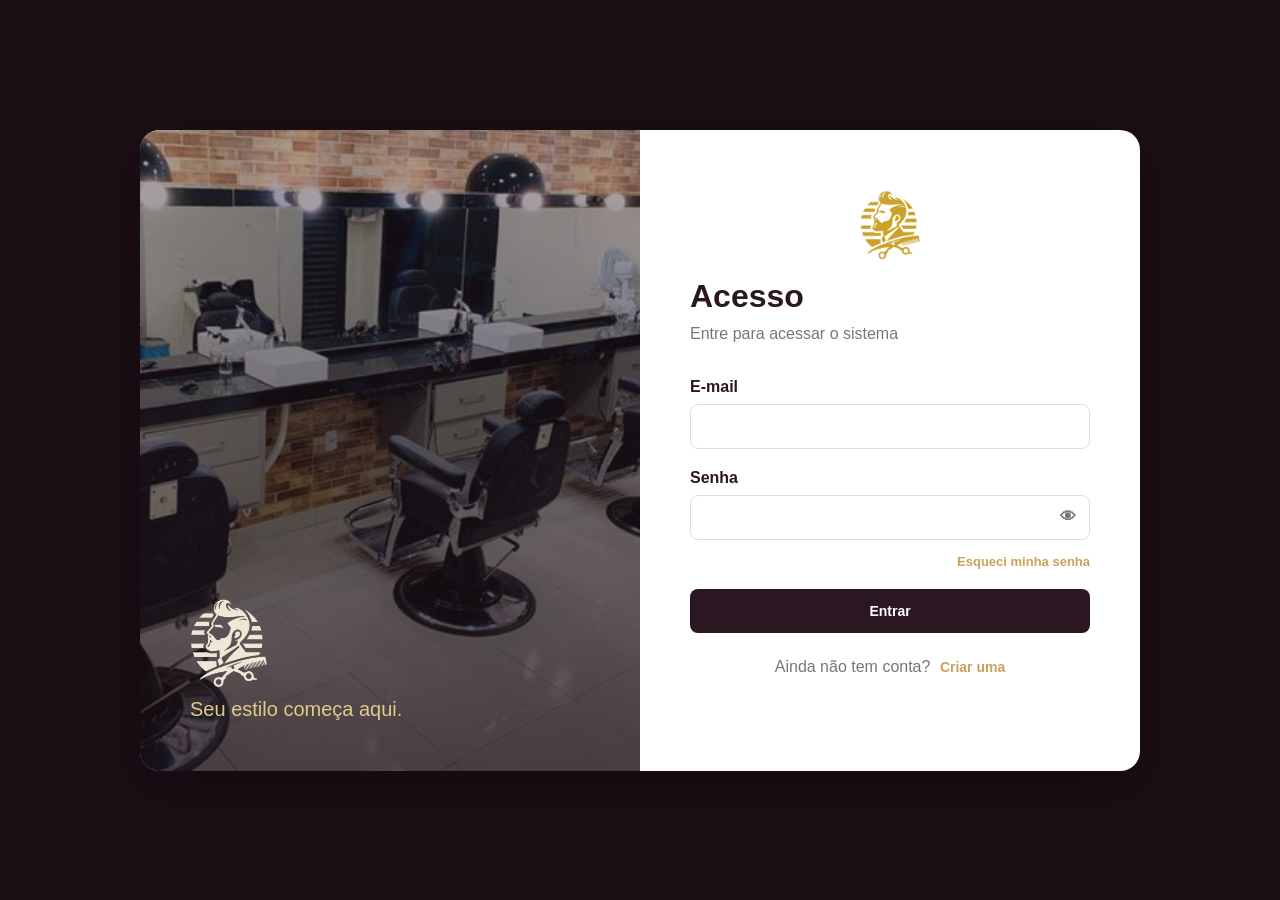
<file: wwwroot/barbeiro.html>
<!DOCTYPE html>
<html lang="pt-br">
<head>
    <meta charset="UTF-8">
    <meta name="viewport" content="width=device-width, initial-scale=1.0">
    <title>Barber House - Barbeiro</title>
    <link rel="icon" href="imagens/logo.jpg">
    <link rel="stylesheet" href="estilo.css">
    <link rel="stylesheet" href="comum.css">
    <style>
        .ag-linha { display:grid; grid-template-columns:70px 1fr auto; gap:14px; align-items:center; padding:14px 0; border-bottom:1px solid #f0e8d8; }
        .ag-linha:last-child { border-bottom:none; }
        .ag-hora { font-size:20px; font-weight:bold; color:var(--vinho); }
        .ag-acoes { display:flex; gap:6px; flex-wrap:wrap; justify-content:flex-end; }
        .galeria { display:grid; grid-template-columns:repeat(auto-fill,minmax(150px,1fr)); gap:12px; }
        .galeria figure { margin:0; position:relative; border-radius:12px; overflow:hidden; background:#fff; box-shadow:var(--sombra); }
        .galeria img { width:100%; height:150px; object-fit:cover; display:block; }
        .galeria figcaption { padding:6px 10px; font-size:13px; color:#555; min-height:30px; }
        .galeria .remover { position:absolute; top:6px; right:6px; background:rgba(0,0,0,.65); color:#fff; border-radius:50%; width:28px; height:28px; padding:0; line-height:1; }
        .aval-item { padding:12px 0; border-bottom:1px solid #f0e8d8; }
        @media (max-width:650px){ .ag-linha{ grid-template-columns:60px 1fr; } .ag-acoes{ grid-column:1 / -1; justify-content:flex-start; } }
    </style>
</head>
<body>
<div id="areaSistema">
    <header class="topo" id="cabecalho"></header>
    <nav class="menu" id="menu"></nav>
    <main class="conteudo">

        <section class="pagina escondido" id="pagina-inicio">
            <div class="titulo-pagina"><h2>Olá, <span id="nomeInicio"></span>!</h2><p>Sua agenda de hoje e o resumo do mês.</p></div>
            <div id="areaInicio"><div class="carregando">Carregando…</div></div>
        </section>

        <section class="pagina escondido" id="pagina-agenda">
            <div class="titulo-pagina"><h2>Agenda</h2><p>Toque em um horário para ver detalhes, concluir ou registrar falta.</p></div>
            <div class="card"><div id="calendario"></div></div>
        </section>

        <section class="pagina escondido" id="pagina-ganhos">
            <div class="titulo-pagina"><h2>Meus ganhos</h2><p>Sua comissão sobre os atendimentos do mês.</p></div>
            <div class="card">
                <div class="flex" style="align-items:flex-end">
                    <div class="campo" style="margin-bottom:0"><label for="mesGanhos">Mês</label><input type="month" id="mesGanhos"></div>
                </div>
            </div>
            <div id="areaGanhos"></div>
        </section>

        <section class="pagina escondido" id="pagina-horarios">
            <div class="titulo-pagina"><h2>Horários e folgas</h2><p>Defina seu expediente. Os clientes só veem horários dentro dele.</p></div>
            <div id="areaHorarios"></div>
        </section>

        <section class="pagina escondido" id="pagina-perfil">
            <div class="titulo-pagina"><h2>Meu perfil público</h2><p>É isso que os clientes veem ao escolher um barbeiro.</p></div>
            <div id="areaPerfil"></div>
        </section>

        <section class="pagina escondido" id="pagina-avaliacoes">
            <div class="titulo-pagina"><h2>Avaliações</h2><p>O que os clientes acharam do seu atendimento.</p></div>
            <div id="areaAvaliacoes"></div>
        </section>

        <section class="pagina escondido" id="pagina-conta"><div id="areaConta"></div></section>
    </main>
</div>

<script src="comum.js"></script>
<script src="calendario.js"></script>
<script src="horarios.js"></script>
<script>
var usuario = exigirLogin(["Barbeiro"]);
var $ = function (id) { return document.getElementById(id); };
var cal = null;

function resumoAgendamento(a) {
    return esc(a.nomeCliente) + " — " + esc(a.nomeServico) + " (" + duracaoTexto(a.duracaoMinutos) + ")";
}
function jaPassou(a) { return new Date(a.dataHora) <= new Date(); }

/* ---------- ações sobre um agendamento ---------- */
async function mudarStatus(a, status) {
    var r = await tentar(function () { return api("/api/agendamentos/" + a.id + "/status", { method: "PUT", body: { status: status } }); });
    if (r) { toast(status === "Concluido" ? "Atendimento concluído!" : "Falta registrada.", "ok"); await recarregarTudo(); }
}
async function cancelarAg(a) {
    if (!(await confirmar({ titulo: "Cancelar atendimento", mensagem: "Cancelar o horário de " + a.nomeCliente + " (" + dataHoraBR(new Date(a.dataHora)) + ")? O cliente será avisado.", textoConfirmar: "Cancelar horário", textoCancelar: "Manter", perigo: true }))) return;
    var r = await tentar(function () { return api("/api/agendamentos/" + a.id + "/cancelar", { method: "PUT" }); });
    if (r) { toast("Horário cancelado.", "ok"); await recarregarTudo(); }
}
function botoesAcao(a) {
    if (a.status !== "Agendado") return "";
    var h = "";
    h += '<button class="btn btn-primario btn-pequeno" data-st="Concluido" data-id="' + a.id + '">✓ Concluído</button>';
    if (jaPassou(a)) h += '<button class="btn btn-secundario btn-pequeno" data-st="Faltou" data-id="' + a.id + '">Faltou</button>';
    h += '<button class="btn btn-perigo btn-pequeno" data-cancelar="' + a.id + '">Cancelar</button>';
    return h;
}
function abrirDetalhe(a) {
    var m = abrirModal({
        titulo: "Atendimento", html:
            '<div class="flex">' + avatarHtml(a.fotoCliente, a.nomeCliente, 48) + "<div><b>" + esc(a.nomeCliente) + "</b><br>" + badgeStatus(a.status) + "</div></div>" +
            '<div class="resumo-linha mt" style="display:flex;justify-content:space-between"><span>Quando</span><b>' + esc(dataHoraBR(new Date(a.dataHora))) + "</b></div>" +
            '<div style="display:flex;justify-content:space-between;margin-top:6px"><span>Serviços</span><b>' + esc(a.nomeServico) + "</b></div>" +
            '<div style="display:flex;justify-content:space-between;margin-top:6px"><span>Duração</span><b>' + duracaoTexto(a.duracaoMinutos) + "</b></div>" +
            '<div style="display:flex;justify-content:space-between;margin-top:6px"><span>Valor pago pelo cliente</span><b>' + moeda(a.valorFinal) + "</b></div>" +
            '<div style="display:flex;justify-content:space-between;margin-top:6px"><span>Sua comissão</span><b style="color:var(--ok)">' + moeda(a.valorBarbeiro) + "</b></div>" +
            (a.cupomCodigo ? '<div class="texto-pequeno texto-suave mt">Cupom ' + esc(a.cupomCodigo) + "</div>" : "") +
            (a.usouFidelidade ? '<div class="texto-pequeno texto-suave mt">Serviço grátis da fidelidade</div>' : "") +
            (a.avaliacao ? '<div class="mt">' + estrelasHtml(a.avaliacao.nota) + (a.avaliacao.comentario ? "<br>" + esc(a.avaliacao.comentario) : "") + "</div>" : ""),
        botoes: [{ rotulo: "Fechar", classe: "btn-secundario", fechar: true }].concat(
            a.status === "Agendado" ? [
                { rotulo: "Cancelar horário", classe: "btn-perigo", aoClicar: function (mm) { mm.fechar(); cancelarAg(a); } },
                jaPassou(a) ? { rotulo: "Faltou", classe: "btn-secundario", aoClicar: function (mm) { mm.fechar(); mudarStatus(a, "Faltou"); } } : null,
                { rotulo: "Concluir", classe: "btn-primario", aoClicar: function (mm) { mm.fechar(); mudarStatus(a, "Concluido"); } }
            ].filter(Boolean) : [])
    });
}

/* ---------- INÍCIO ---------- */
function mesAtual() { var d = new Date(); return d.getFullYear() + "-" + String(d.getMonth() + 1).padStart(2, "0"); }
async function renderInicio() {
    $("nomeInicio").textContent = usuario.nome.split(" ")[0];
    var hoje = new Date(), ini = isoData(hoje) + "T00:00:00", fim = isoData(somarDias(hoje, 1)) + "T00:00:00";
    var r = await Promise.all([
        api("/api/agendamentos?de=" + ini + "&ate=" + fim).catch(function () { return []; }),
        api("/api/barbeiros/" + usuario.barbeiroId + "/ganhos?mes=" + mesAtual()).catch(function () { return null; }),
        api("/api/barbeiros/" + usuario.barbeiroId + "/perfil").catch(function () { return null; })
    ]);
    var ags = r[0].filter(function (a) { return a.status !== "Cancelado"; }), g = r[1], p = r[2];
    var restantes = ags.filter(function (a) { return a.status === "Agendado"; }).length;
    var html = '<div class="grade-kpi">' +
        '<div class="kpi"><span>Hoje</span><b>' + ags.length + '</b><small>' + restantes + " restante(s)</small></div>" +
        '<div class="kpi"><span>Ganho no mês</span><b>' + moeda(g ? g.totalRecebido : 0) + "</b><small>+ " + moeda(g ? g.totalPrevisto : 0) + " previsto</small></div>" +
        '<div class="kpi"><span>Concluídos no mês</span><b>' + (g ? g.concluidos : 0) + "</b><small>" + (g ? g.faltas : 0) + " falta(s)</small></div>" +
        '<div class="kpi"><span>Minha nota</span><b>' + (p && p.totalAvaliacoes ? Number(p.media).toFixed(1).replace(".", ",") + " ★" : "—") + "</b><small>" + (p ? p.totalAvaliacoes : 0) + " avaliação(ões)</small></div></div>";
    html += '<div class="card"><h3>Agenda de hoje</h3>';
    if (!ags.length) html += '<div class="vazio">Nenhum atendimento hoje. 🌿</div>';
    ags.forEach(function (a) {
        html += '<div class="ag-linha"><div class="ag-hora">' + horaBR(new Date(a.dataHora)) + "</div><div><b>" + esc(a.nomeCliente) + "</b> " + badgeStatus(a.status) +
            '<br><span class="texto-suave texto-pequeno">' + esc(a.nomeServico) + " · " + duracaoTexto(a.duracaoMinutos) + " · comissão " + moeda(a.valorBarbeiro) + '</span></div><div class="ag-acoes">' + botoesAcao(a) + "</div></div>";
    });
    html += "</div>";
    $("areaInicio").innerHTML = html;
    $("areaInicio").onclick = function (ev) { delegarAcoes(ev, r[0]); };
}
function delegarAcoes(ev, lista) {
    var t = ev.target.closest("button"); if (!t) return;
    var achar = function (id) { return lista.find(function (x) { return x.id === Number(id); }); };
    if (t.getAttribute("data-st")) mudarStatus(achar(t.getAttribute("data-id")), t.getAttribute("data-st"));
    else if (t.getAttribute("data-cancelar")) cancelarAg(achar(t.getAttribute("data-cancelar")));
}

/* ---------- GANHOS ---------- */
async function renderGanhos() {
    var mes = $("mesGanhos").value || mesAtual(); $("mesGanhos").value = mes;
    var area = $("areaGanhos"); area.innerHTML = '<div class="carregando">Carregando…</div>';
    var partes = mes.split("-").map(Number), ini = mes + "-01T00:00:00";
    var prox = new Date(partes[0], partes[1], 1), fim = isoData(prox) + "T00:00:00";
    try {
        var r = await Promise.all([api("/api/barbeiros/" + usuario.barbeiroId + "/ganhos?mes=" + mes), api("/api/agendamentos?de=" + ini + "&ate=" + fim)]);
        var g = r[0], l = r[1].filter(function (a) { return a.status === "Concluido"; }).sort(function (a, b) { return new Date(b.dataHora) - new Date(a.dataHora); });
        var html = '<div class="grade-kpi">' +
            '<div class="kpi"><span>Recebido</span><b>' + moeda(g.totalRecebido) + "</b><small>" + g.concluidos + " atendimento(s)</small></div>" +
            '<div class="kpi"><span>Previsto</span><b>' + moeda(g.totalPrevisto) + "</b><small>" + g.agendados + " agendado(s)</small></div>" +
            '<div class="kpi"><span>Faltas</span><b>' + g.faltas + "</b><small>no mês</small></div>" +
            '<div class="kpi"><span>Cancelados</span><b>' + g.cancelados + "</b><small>no mês</small></div></div>";
        html += '<div class="card"><h3>Atendimentos concluídos</h3>';
        if (!l.length) html += '<div class="vazio">Nenhum atendimento concluído neste mês.</div>';
        else html += '<div class="tabela-rolagem"><table><thead><tr><th>Data</th><th>Cliente</th><th>Serviço</th><th>Cliente pagou</th><th>Sua comissão</th></tr></thead><tbody>' +
            l.map(function (a) { return "<tr><td>" + esc(dataHoraBR(new Date(a.dataHora))) + "</td><td>" + esc(a.nomeCliente) + "</td><td>" + esc(a.nomeServico) + "</td><td>" + moeda(a.valorFinal) + "</td><td><b>" + moeda(a.valorBarbeiro) + "</b></td></tr>"; }).join("") +
            '</tbody><tfoot><tr><td colspan="4"><b>Total</b></td><td><b>' + moeda(g.totalRecebido) + "</b></td></tr></tfoot></table></div>";
        area.innerHTML = html + "</div>";
    } catch (e) { area.innerHTML = '<div class="aviso-caixa erro">' + esc(e.message) + "</div>"; }
}

/* ---------- PERFIL ---------- */
async function renderPerfil() {
    var area = $("areaPerfil"); area.innerHTML = '<div class="carregando">Carregando…</div>';
    var p;
    try { p = await api("/api/barbeiros/" + usuario.barbeiroId + "/perfil"); } catch (e) { area.innerHTML = '<div class="aviso-caixa erro">' + esc(e.message) + "</div>"; return; }
    area.innerHTML =
        '<div class="card"><h3>Sobre você</h3>' +
        '<div class="campo"><label for="pfEsp">Especialidades</label><input id="pfEsp" maxlength="200" placeholder="Ex.: Degradê, barba, platinado" value="' + esc(p.especialidades || "") + '"></div>' +
        '<div class="campo"><label for="pfBio">Apresentação</label><textarea id="pfBio" maxlength="1000" placeholder="Conte um pouco sobre seu trabalho">' + esc(p.bio || "") + "</textarea></div>" +
        '<button type="button" class="btn btn-primario" id="pfSalvar">Salvar perfil</button> ' +
        '<a class="btn btn-secundario" href="perfil.html?id=' + usuario.barbeiroId + '" target="_blank" rel="noopener">Ver como o cliente vê</a></div>' +
        '<div class="card"><h3>Portfólio de cortes <small class="texto-suave">(' + p.fotos.length + " de 12)</small></h3>" +
        '<p class="card-sub">Mostre seus melhores trabalhos. JPG, PNG ou WebP de até 3 MB.</p>' +
        '<div class="flex" style="align-items:flex-end;margin-bottom:16px"><div class="campo" style="margin-bottom:0"><label for="ptArq">Foto</label><input type="file" id="ptArq" accept="image/jpeg,image/png,image/webp"></div>' +
        '<div class="campo flex-1" style="margin-bottom:0"><label for="ptLeg">Legenda (opcional)</label><input id="ptLeg" maxlength="100"></div>' +
        '<button type="button" class="btn btn-dourado" id="ptEnviar"' + (p.fotos.length >= 12 ? " disabled" : "") + ">Adicionar</button></div>" +
        (p.fotos.length ? '<div class="galeria">' + p.fotos.map(function (f) {
            return "<figure><img src=\"" + esc(f.url) + "\" alt=\"" + esc(f.legenda || "Corte") + "\"><button type=\"button\" class=\"remover\" data-foto=\"" + f.id + "\" title=\"Remover\">×</button><figcaption>" + esc(f.legenda || "") + "</figcaption></figure>";
        }).join("") + "</div>" : '<div class="vazio">Ainda sem fotos no portfólio.</div>') + "</div>";

    $("pfSalvar").onclick = async function () {
        var r = await tentar(function () { return api("/api/barbeiros/" + usuario.barbeiroId + "/perfil", { method: "PUT", body: { especialidades: $("pfEsp").value.trim(), bio: $("pfBio").value.trim() } }); });
        if (r) toast("Perfil salvo!", "ok");
    };
    $("ptEnviar").onclick = async function () {
        var arq = $("ptArq").files[0];
        if (!arq) { toast("Escolha uma imagem.", "erro"); return; }
        if (arq.size > 3 * 1024 * 1024) { toast("A imagem deve ter até 3 MB.", "erro"); return; }
        var fd = new FormData(); fd.append("arquivo", arq); fd.append("legenda", $("ptLeg").value.trim());
        var r = await tentar(function () { return api("/api/barbeiros/" + usuario.barbeiroId + "/portfolio", { method: "POST", body: fd }); });
        if (r) { toast("Foto adicionada!", "ok"); renderPerfil(); }
    };
    area.onclick = async function (ev) {
        var b = ev.target.closest("[data-foto]"); if (!b) return;
        if (!(await confirmar({ titulo: "Remover foto", mensagem: "Remover esta foto do portfólio?", textoConfirmar: "Remover", perigo: true }))) return;
        var r = await tentar(function () { return api("/api/barbeiros/" + usuario.barbeiroId + "/portfolio/" + b.getAttribute("data-foto"), { method: "DELETE" }); });
        if (r !== undefined) { toast("Foto removida.", "ok"); renderPerfil(); }
    };
}

/* ---------- AVALIAÇÕES ---------- */
async function renderAvaliacoes() {
    var area = $("areaAvaliacoes"); area.innerHTML = '<div class="carregando">Carregando…</div>';
    try {
        var p = await api("/api/barbeiros/" + usuario.barbeiroId + "/perfil");
        area.innerHTML = '<div class="card"><div class="flex"><div style="font-size:40px;font-weight:bold;color:var(--vinho)">' + (p.totalAvaliacoes ? Number(p.media).toFixed(1).replace(".", ",") : "—") + "</div><div>" + mediaHtml(p.media, p.totalAvaliacoes) + "</div></div></div>" +
            '<div class="card">' + (p.avaliacoes.length ? p.avaliacoes.map(function (a) {
                return '<div class="aval-item">' + estrelasHtml(a.nota) + " <b>" + esc(a.nomeCliente) + '</b> <span class="texto-suave texto-pequeno">' + esc(dataBR(new Date(a.data))) + "</span>" + (a.comentario ? "<p>" + esc(a.comentario) + "</p>" : "") + "</div>";
            }).join("") : '<div class="vazio">Você ainda não recebeu avaliações.</div>') + "</div>";
    } catch (e) { area.innerHTML = '<div class="aviso-caixa erro">' + esc(e.message) + "</div>"; }
}

async function recarregarTudo() {
    if (cal) cal.recarregar();
    if (Paginas.atual() === "inicio") await renderInicio();
    if (Paginas.atual() === "ganhos") await renderGanhos();
}

function iniciar() {
    montarCabecalho(usuario);
    Paginas.aoAbrir("inicio", renderInicio);
    Paginas.aoAbrir("agenda", function () {
        if (!cal) cal = Calendario.montar($("calendario"), {
            modo: window.innerWidth < 700 ? "dia" : "semana", data: new Date(), horaInicio: 7, horaFim: 21,
            buscar: function (de, ate) { return api("/api/agendamentos?de=" + de + "&ate=" + ate); },
            aoClicar: abrirDetalhe
        }); else cal.recarregar();
    });
    Paginas.aoAbrir("ganhos", renderGanhos);
    Paginas.aoAbrir("horarios", function () { EditorHorarios.montar($("areaHorarios"), usuario.barbeiroId); });
    Paginas.aoAbrir("perfil", renderPerfil);
    Paginas.aoAbrir("avaliacoes", renderAvaliacoes);
    Paginas.aoAbrir("conta", function () { montarConta($("areaConta")); });
    $("mesGanhos").value = mesAtual(); $("mesGanhos").onchange = renderGanhos;
    Paginas.menu([{ id: "inicio", rotulo: "Início" }, { id: "agenda", rotulo: "Agenda" }, { id: "ganhos", rotulo: "Ganhos" }, { id: "horarios", rotulo: "Horários e folgas" }, { id: "perfil", rotulo: "Meu perfil" }, { id: "avaliacoes", rotulo: "Avaliações" }, { id: "conta", rotulo: "Minha conta" }]);
}
if (usuario) iniciar();
</script>
</body>
</html>
</file>
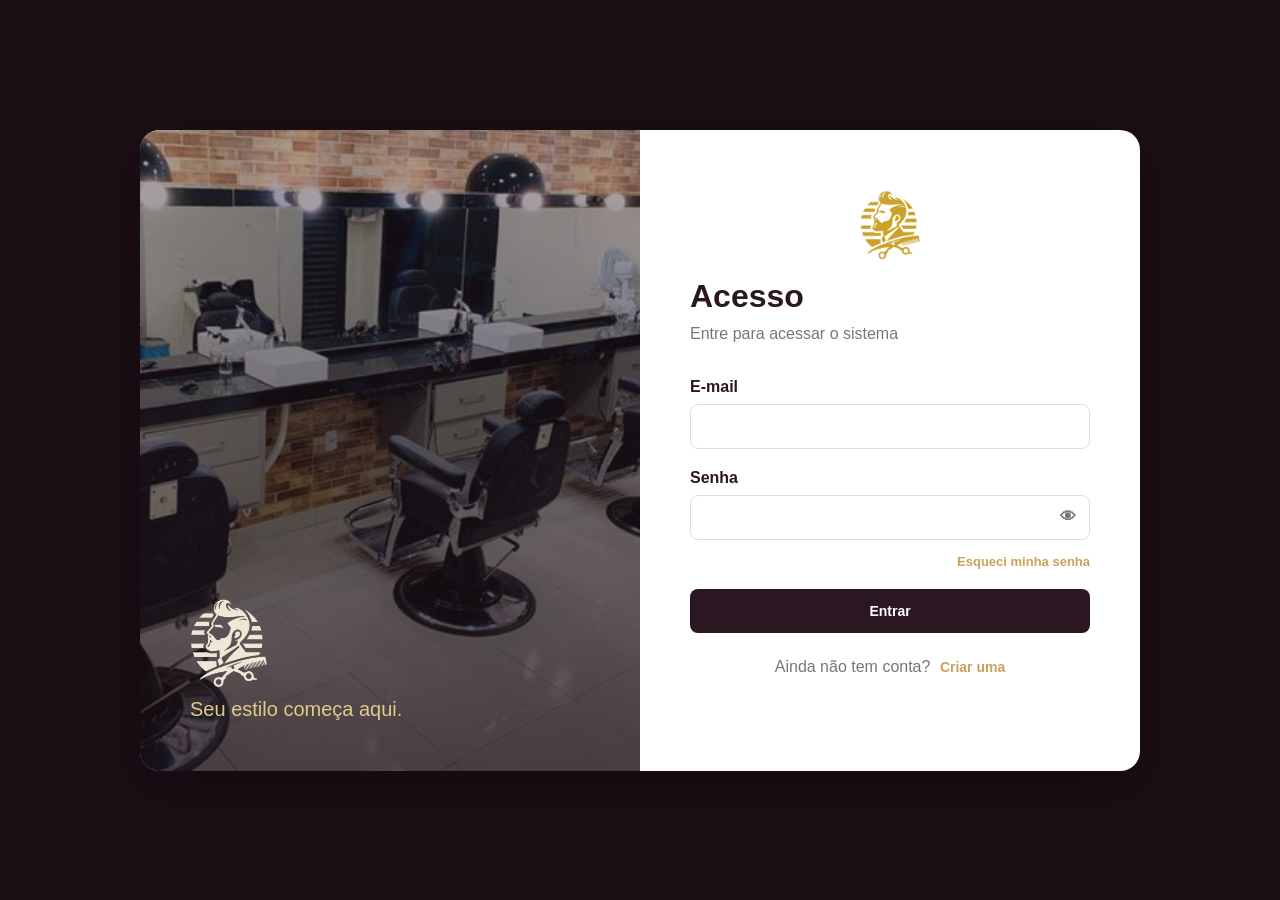
<file: wwwroot/cliente.html>
<!DOCTYPE html>
<html lang="pt-br">
<head>
    <meta charset="UTF-8">
    <meta name="viewport" content="width=device-width, initial-scale=1.0">
    <title>Barber House - Cliente</title>
    <link rel="icon" href="imagens/logo.jpg">
    <link rel="stylesheet" href="estilo.css">
    <link rel="stylesheet" href="comum.css">
    <style>
        .passo-num { display:inline-flex; width:28px; height:28px; border-radius:50%; background:var(--vinho); color:#fff; align-items:center; justify-content:center; font-size:14px; margin-right:8px; }
        .ag-card { display:grid; grid-template-columns: 1fr auto; gap:14px; align-items:center; background:#fff; border-radius:15px; padding:18px 20px; box-shadow:var(--sombra); margin-bottom:14px; border-left:5px solid var(--dourado); }
        .ag-card.st-Concluido { border-left-color: var(--ok); }
        .ag-card.st-Cancelado, .ag-card.st-Faltou { border-left-color:#bbb; }
        .ag-data { font-weight:bold; color:var(--vinho); text-transform:capitalize; }
        .ag-acoes { display:flex; gap:8px; flex-wrap:wrap; justify-content:flex-end; }
        .barb-card { background:#fff; border-radius:15px; padding:18px; box-shadow:var(--sombra); border:2px solid transparent; cursor:default; }
        .barb-card { position:relative; }
        .barb-card.escolhivel { cursor:pointer; border:2px dashed #d9c79b; transition:transform .15s, box-shadow .15s, border-color .15s; }
        .barb-card.escolhivel:hover { transform:translateY(-2px); border-color:var(--dourado); box-shadow:0 8px 22px rgba(43,23,33,.18); }
        .barb-card.selecionado { border:2px solid var(--ok, #2e7d52); background:#f3fbf6; }
        .barb-card .selo-ok { position:absolute; top:-10px; right:-10px; background:var(--ok, #2e7d52); color:#fff; width:30px; height:30px; border-radius:50%; display:flex; align-items:center; justify-content:center; font-weight:bold; box-shadow:0 2px 8px rgba(0,0,0,.25); }
        .btn-escolher { width:100%; margin-top:10px; }
        .btn-ok { background:var(--ok, #2e7d52); color:#fff; }
        .dica-passo { border-radius:12px; padding:12px 16px; margin:0 0 16px; font-weight:bold; }
        .dica-passo.pendente { background:#fff4d6; color:#8a5a00; border:2px solid #f0c75a; animation:balancar 1.6s ease-in-out infinite; }
        .dica-passo.pronto { background:#e6f6ec; color:#1f6b41; border:2px solid #9bd3b1; }
        .pulsar { animation:destaque 1.2s ease-out 2; }
        @keyframes destaque { 0% { box-shadow:0 0 0 0 rgba(201,162,92,.9); } 100% { box-shadow:0 0 0 22px rgba(201,162,92,0); } }
        @keyframes balancar { 0%,100% { transform:translateX(0); } 50% { transform:translateX(4px); } }
        .falta-info { margin-top:10px; color:#8a5a00; font-size:14px; }
        @media (prefers-reduced-motion: reduce) { .dica-passo.pendente, .pulsar { animation:none; } }
        .barb-topo { display:flex; gap:12px; align-items:center; margin-bottom:10px; }
        .coracao { background:none; font-size:24px; color:var(--vermelho); padding:2px 6px; margin-left:auto; }
        .progresso { background:#f1ebe0; border-radius:10px; height:14px; overflow:hidden; margin:10px 0; }
        .progresso > div { background:linear-gradient(90deg,var(--dourado),#e2c98f); height:100%; transition:width .4s; }
        .servico-card { background:#fff; border-radius:15px; padding:18px; box-shadow:var(--sombra); display:flex; flex-direction:column; gap:6px; }
        .servico-card .preco { color:var(--dourado); font-size:22px; font-weight:bold; }
        .resumo-linha { display:flex; justify-content:space-between; padding:6px 0; border-bottom:1px dashed #eadfcc; }
        .resumo-total { font-size:22px; font-weight:bold; color:var(--vinho); }
        .aviso-topo { cursor:pointer; }
        @media (max-width:650px){ .ag-card{ grid-template-columns:1fr; } .ag-acoes{ justify-content:flex-start; } }
    </style>
</head>
<body class="fundo-generico">
<div id="areaSistema">
    <header class="topo" id="cabecalho"></header>
    <nav class="menu" id="menu"></nav>
    <main class="conteudo">

        <!-- INÍCIO -->
        <section class="pagina escondido" id="pagina-inicio">
            <div class="boas-vindas"><img src="imagens/logo.jpg" alt="Barber House" onerror="this.remove()"><div><h2>Olá, <span id="nomeInicio"></span>!</h2><p>Bem-vindo à Barber House. Veja seus próximos horários e agende em poucos cliques.</p></div></div>
            <div id="areaInicio"><div class="carregando">Carregando…</div></div>
        </section>

        <!-- AGENDAR -->
        <section class="pagina escondido" id="pagina-agendar">
            <div class="titulo-pagina"><h2>Novo agendamento</h2><p>Escolha os serviços, o barbeiro e um horário livre.</p></div>

            <div class="card"><h3><span class="passo-num">1</span>Serviços</h3>
                <p class="card-sub">Você pode combinar vários serviços no mesmo horário (ex.: corte + barba).</p>
                <div id="selServicos" class="chips"></div>
                <p class="mt negrito" id="totalCombo"></p>
            </div>

            <div class="card" id="cardBarbeiro"><h3><span class="passo-num">2</span>Escolha o seu barbeiro</h3>
                <div id="dicaBarbeiro"></div>
                <div id="selBarbeiros" class="grade"></div>
            </div>

            <div class="card"><h3><span class="passo-num">3</span>Dia e horário</h3>
                <div class="campo" style="max-width:260px"><label for="selData">Dia</label><input type="date" id="selData"></div>
                <div id="selSlots"><p class="texto-suave">Escolha os serviços, o barbeiro e o dia para ver os horários livres.</p></div>
            </div>

            <div class="card"><h3><span class="passo-num">4</span>Desconto (opcional)</h3>
                <div class="flex" style="align-items:flex-end">
                    <div class="campo flex-1" style="margin-bottom:0;max-width:320px"><label for="selCupom">Cupom</label><input type="text" id="selCupom" placeholder="Ex.: BEMVINDO10" maxlength="40"></div>
                    <button type="button" class="btn btn-secundario" id="btnCupom">Aplicar</button>
                    <button type="button" class="btn btn-link escondido" id="btnCupomRemover">Remover</button>
                </div>
                <p id="msgCupom" class="texto-pequeno mt"></p>
                <div id="areaFidelidade" class="mt"></div>
            </div>

            <div class="card"><h3><span class="passo-num">5</span>Resumo</h3>
                <div id="resumo"></div>
                <div class="mt"><button type="button" class="btn btn-primario" id="btnConfirmar" disabled>Confirmar agendamento</button><p class="falta-info" id="faltaInfo"></p></div>
            </div>
        </section>

        <!-- MEUS AGENDAMENTOS -->
        <section class="pagina escondido" id="pagina-meus">
            <div class="titulo-pagina"><h2>Meus agendamentos</h2><p>Reagende, cancele, avalie e repita seus atendimentos.</p></div>
            <div class="abas" id="abasMeus">
                <button type="button" class="aba ativa" data-aba="proximos">Próximos</button>
                <button type="button" class="aba" data-aba="historico">Histórico</button>
                <button type="button" class="aba" data-aba="espera">Lista de espera</button>
            </div>
            <div id="listaMeus"></div>
        </section>

        <!-- BARBEIROS -->
        <section class="pagina escondido" id="pagina-barbeiros">
            <div class="titulo-pagina"><h2>Nossos barbeiros</h2><p>Conheça a equipe, veja as avaliações e favorite quem você mais gosta.</p></div>
            <div id="gradeBarbeiros" class="grade"></div>
        </section>

        <!-- CONTA -->
        <section class="pagina escondido" id="pagina-conta"><div id="areaConta"></div></section>

    </main>
</div>

<script src="comum.js"></script>
<script>
var usuario = exigirLogin(["Cliente"]);

var S = {
    servicos: [], barbeiros: [], favoritos: [], agendamentos: [], espera: [], fid: null,
    sel: { servicoIds: [], barbeiroId: null, data: "", hora: "", cupom: "", fidelidade: false },
    slots: null, sim: null, abaMeus: "proximos"
};
var $ = function (id) { return document.getElementById(id); };

/* ---------- utilidades ---------- */
function quandoTexto(valor) {
    var d = new Date(valor);
    return d.toLocaleDateString("pt-BR", { weekday: "long", day: "2-digit", month: "long" }) + " às " + horaBR(d);
}
function ehProximo(a) { return a.status === "Agendado" && new Date(a.dataHora) > new Date(); }
function proximos() { return S.agendamentos.filter(ehProximo).sort(function (a, b) { return new Date(a.dataHora) - new Date(b.dataHora); }); }
function historico() { return S.agendamentos.filter(function (a) { return !ehProximo(a); }).sort(function (a, b) { return new Date(b.dataHora) - new Date(a.dataHora); }); }
function aAvaliar() { return S.agendamentos.filter(function (a) { return a.status === "Concluido" && !a.avaliacao; }); }
function ehFavorito(id) { return S.favoritos.indexOf(id) !== -1; }

function valorHtml(a) {
    var html;
    if (Number(a.valorDesconto) > 0) {
        html = '<s class="texto-suave">' + moeda(a.valorServico) + "</s> <b>" + moeda(a.valorFinal) + "</b> ";
        html += a.usouFidelidade ? '<span class="badge badge-concluido">Grátis (fidelidade)</span>' : '<span class="badge badge-info">Cupom ' + esc(a.cupomCodigo || "") + "</span>";
    } else {
        html = "<b>" + moeda(a.valorFinal) + "</b>";
    }
    return html;
}

async function carregarBase() {
    var pegar = function (url, padrao) { return api(url).catch(function () { return padrao; }); };
    var r = await Promise.all([
        pegar("/api/servicos", []), pegar("/api/barbeiros", []), pegar("/api/favoritos", []),
        pegar("/api/agendamentos", []), pegar("/api/lista-espera", []), pegar("/api/fidelidade", null)
    ]);
    S.servicos = r[0]; S.barbeiros = r[1]; S.favoritos = r[2]; S.agendamentos = r[3]; S.espera = r[4]; S.fid = r[5];
}

/* ---------- cartão de agendamento ---------- */
function cardAgendamento(a, modo) {
    var acoes = "";
    if (modo === "proximos") {
        acoes = '<button class="btn btn-secundario btn-pequeno" data-acao="reagendar" data-id="' + a.id + '">Reagendar</button>' +
                '<button class="btn btn-perigo btn-pequeno" data-acao="cancelar" data-id="' + a.id + '">Cancelar</button>';
    } else if (modo === "historico") {
        if (a.status === "Concluido" && !a.avaliacao) acoes += '<button class="btn btn-dourado btn-pequeno" data-acao="avaliar" data-id="' + a.id + '">★ Avaliar</button>';
        acoes += '<button class="btn btn-secundario btn-pequeno" data-acao="repetir" data-id="' + a.id + '">Repetir</button>';
    }
    var aval = a.avaliacao ? '<div class="mt texto-pequeno">' + estrelasHtml(a.avaliacao.nota) + (a.avaliacao.comentario ? " — " + esc(a.avaliacao.comentario) : "") + "</div>" : "";
    return '<div class="ag-card st-' + esc(a.status) + '"><div>' +
        '<div class="ag-data">' + esc(quandoTexto(a.dataHora)) + " " + badgeStatus(a.status) + "</div>" +
        '<div class="flex" style="margin:8px 0">' + avatarHtml(a.fotoBarbeiro, a.nomeBarbeiro, 30) + "<span>" + esc(a.nomeBarbeiro) + "</span></div>" +
        "<div>" + esc(a.nomeServico) + ' <span class="texto-suave texto-pequeno">· ' + duracaoTexto(a.duracaoMinutos) + "</span></div>" +
        '<div class="mt" style="margin-top:6px">' + valorHtml(a) + "</div>" + aval +
        '</div><div class="ag-acoes">' + acoes + "</div></div>";
}

/* ---------- cartão de barbeiro ---------- */
function cardBarbeiro(b, opcoes) {
    opcoes = opcoes || {};
    var fav = ehFavorito(b.id);
    var botoes = '<a class="btn btn-secundario btn-pequeno" href="perfil.html?id=' + b.id + '" target="_blank" rel="noopener">Ver perfil</a>';
    if (opcoes.agendar) botoes += ' <button type="button" class="btn btn-primario btn-pequeno" data-agendar-com="' + b.id + '">Agendar com ele</button>';
    var escolherBtn = opcoes.escolher
        ? '<button type="button" class="btn btn-escolher ' + (opcoes.selecionado ? "btn-ok" : "btn-primario") + '">' + (opcoes.selecionado ? "✓ Barbeiro selecionado" : "Escolher " + esc(b.nome.split(" ")[0])) + "</button>" : "";
    return '<div class="barb-card ' + (opcoes.escolher ? "escolhivel " : "") + (opcoes.selecionado ? "selecionado" : "") + '"' + (opcoes.escolher ? ' data-escolher="' + b.id + '" role="button" tabindex="0" aria-pressed="' + (opcoes.selecionado ? "true" : "false") + '"' : "") + ">" +
        (opcoes.selecionado ? '<span class="selo-ok" aria-hidden="true">✓</span>' : "") +
        '<div class="barb-topo">' + avatarHtml(b.fotoUrl, b.nome, 52) +
        "<div><b>" + esc(b.nome) + "</b><br>" + mediaHtml(b.media, b.totalAvaliacoes) + "</div>" +
        '<button type="button" class="coracao" data-fav="' + b.id + '" title="' + (fav ? "Remover dos favoritos" : "Favoritar") + '">' + (fav ? "♥" : "♡") + "</button></div>" +
        '<div class="texto-pequeno texto-suave" style="min-height:18px;margin-bottom:10px">' + esc(b.especialidades || "") + "</div>" +
        '<div class="flex">' + botoes + "</div>" + escolherBtn + "</div>";
}
function barbeirosOrdenados() {
    return S.barbeiros.slice().sort(function (a, b) {
        return (ehFavorito(b.id) ? 1 : 0) - (ehFavorito(a.id) ? 1 : 0) || a.nome.localeCompare(b.nome);
    });
}
async function alternarFavorito(id) {
    var r = await tentar(function () { return api("/api/favoritos/" + id, { method: ehFavorito(id) ? "DELETE" : "POST" }); });
    if (r) { S.favoritos = r; renderBarbeirosSel(); renderGradeBarbeiros(); if (Paginas.atual() === "inicio") renderInicio(); }
}

/* ---------- INÍCIO ---------- */
function renderInicio() {
    $("nomeInicio").textContent = usuario.nome.split(" ")[0];
    var prox = proximos();
    var html = "";
    var pend = aAvaliar().length;
    if (pend > 0) {
        html += '<div class="aviso-caixa aviso aviso-topo" id="avisoAvaliar">⭐ Você tem <b>' + pend + "</b> atendimento(s) para avaliar. Clique aqui e conte como foi!</div>";
    }
    var esperaAtiva = S.espera.filter(function (e) { return e.status === "Aguardando"; }).length;
    var notificadas = S.espera.filter(function (e) { return e.status === "Notificado"; }).length;
    if (notificadas > 0) html += '<div class="aviso-caixa ok">🔔 Abriu uma vaga na sua lista de espera! Veja as notificações e agende logo.</div>';
    else if (esperaAtiva > 0) html += '<div class="aviso-caixa info">Você está na lista de espera de ' + esperaAtiva + " dia(s). Avisaremos se abrir uma vaga.</div>";

    html += '<div class="grade-2" style="align-items:start"><div>';
    html += '<div class="card"><h3>Próximo agendamento</h3>';
    if (prox.length) html += cardAgendamento(prox[0], "proximos");
    else html += '<div class="vazio">Você não tem horários marcados.<br><br><button type="button" class="btn btn-primario" data-ir="agendar">Agendar agora</button></div>';
    html += "</div>";
    if (prox.length > 1) {
        html += '<div class="card"><h3>Depois disso</h3>' + prox.slice(1, 4).map(function (a) { return cardAgendamento(a, "proximos"); }).join("") +
            (prox.length > 4 ? '<button type="button" class="btn btn-link" data-ir="meus">Ver todos</button>' : "") + "</div>";
    }
    html += "</div><div>";

    var f = S.fid;
    if (f) {
        var falta = f.meta - f.progresso;
        html += '<div class="card"><h3> Programa de fidelidade</h3>' +
            '<p class="card-sub">A cada ' + f.meta + " serviços pagos, o próximo é por nossa conta.</p>" +
            '<div class="progresso"><div style="width:' + Math.round((f.progresso / f.meta) * 100) + '%"></div></div>' +
            "<p><b>" + f.progresso + " de " + f.meta + "</b> serviços neste ciclo" + (f.gratisDisponiveis > 0 ? "" : " — faltam " + falta + " para o próximo grátis") + ".</p>" +
            (f.gratisDisponiveis > 0 ? '<p class="mt"><span class="badge badge-concluido">Você tem ' + f.gratisDisponiveis + " serviço(s) grátis!</span></p><button type=\"button\" class=\"btn btn-dourado mt\" data-ir=\"agendar\">Usar agora</button>" : "") + "</div>";
    }
    var favs = barbeirosOrdenados().filter(function (b) { return ehFavorito(b.id); });
    if (favs.length) {
        html += '<div class="card"><h3>♥ Seus barbeiros favoritos</h3>' + favs.map(function (b) {
            return '<div class="flex flex-entre" style="padding:8px 0">' + '<div class="flex">' + avatarHtml(b.fotoUrl, b.nome, 36) + "<div><b>" + esc(b.nome) + "</b><br>" + mediaHtml(b.media, b.totalAvaliacoes) + "</div></div>" +
                '<button type="button" class="btn btn-primario btn-pequeno" data-agendar-com="' + b.id + '">Agendar</button></div>';
        }).join("") + "</div>";
    }
    html += "</div></div>";

    html += '<div class="titulo-pagina" style="margin-top:10px"><h2 style="font-size:24px">Serviços disponíveis</h2></div><div class="grade">';
    if (!S.servicos.length) html += '<div class="vazio">Nenhum serviço disponível no momento.</div>';
    S.servicos.forEach(function (s) {
        html += '<div class="servico-card"><b>' + esc(s.nome) + '</b><span class="texto-suave texto-pequeno">⏱ ' + duracaoTexto(s.duracaoMinutos) + '</span><span class="preco">' + moeda(s.preco) + '</span>' +
            '<button type="button" class="btn btn-primario btn-pequeno" data-agendar-servico="' + s.id + '">Agendar</button></div>';
    });
    html += "</div>";
    $("areaInicio").innerHTML = html;
}

/* ---------- AGENDAR ---------- */
function totalCombo() {
    var l = S.servicos.filter(function (s) { return S.sel.servicoIds.indexOf(s.id) !== -1; });
    return { itens: l, duracao: l.reduce(function (t, s) { return t + s.duracaoMinutos; }, 0), preco: l.reduce(function (t, s) { return t + s.preco; }, 0) };
}
function renderServicosSel() {
    $("selServicos").innerHTML = S.servicos.map(function (s) {
        var sel = S.sel.servicoIds.indexOf(s.id) !== -1;
        return '<button type="button" class="chip ' + (sel ? "selecionado" : "") + '" data-servico="' + s.id + '"><strong>' + (sel ? "✓ " : "") + esc(s.nome) + "</strong><small>" + duracaoTexto(s.duracaoMinutos) + " · " + moeda(s.preco) + "</small></button>";
    }).join("") || '<div class="vazio">Nenhum serviço disponível.</div>';
    var t = totalCombo();
    $("totalCombo").innerHTML = t.itens.length ? "Combo: " + t.itens.length + " serviço(s) · " + duracaoTexto(t.duracao) + " · " + moeda(t.preco) : "";
}
function destacarBarbeiros(rolar) {
    var c = $("cardBarbeiro");
    c.classList.remove("pulsar"); void c.offsetWidth; c.classList.add("pulsar");
    if (rolar) c.scrollIntoView({ behavior: "smooth", block: "start" });
}
function renderBarbeirosSel() {
    var escolhido = S.barbeiros.find(function (b) { return b.id === S.sel.barbeiroId; });
    $("dicaBarbeiro").innerHTML = escolhido
        ? '<div class="dica-passo pronto">✓ Barbeiro escolhido: ' + esc(escolhido.nome) + ". Toque em outro para trocar.</div>"
        : '<div class="dica-passo pendente"> Toque em um barbeiro abaixo para escolher. Sem isso não aparecem os horários.</div>';
    $("selBarbeiros").innerHTML = barbeirosOrdenados().map(function (b) {
        return cardBarbeiro(b, { escolher: true, selecionado: S.sel.barbeiroId === b.id });
    }).join("") || '<div class="vazio">Nenhum barbeiro disponível.</div>';
}
function renderSlots() {
    var area = $("selSlots"), s = S.sel;
    if (!s.servicoIds.length || !s.barbeiroId || !s.data) {
        var faltam = [];
        if (!s.servicoIds.length) faltam.push("os serviços (passo 1)");
        if (!s.barbeiroId) faltam.push("o barbeiro (passo 2)");
        if (!s.data) faltam.push("o dia");
        area.innerHTML = '<div class="aviso-caixa aviso">Para ver os horários livres, escolha ' + (faltam.length > 1 ? faltam.slice(0, -1).join(", ") + " e " + faltam[faltam.length - 1] : faltam[0]) + ".</div>" +
            (!s.barbeiroId ? '<button type="button" class="btn btn-dourado" id="btnIrBarbeiro">Escolher barbeiro</button>' : "");
        var ir = $("btnIrBarbeiro"); if (ir) ir.onclick = function () { destacarBarbeiros(true); };
        return;
    }
    if (S.slots === null) { area.innerHTML = '<div class="carregando">Buscando horários…</div>'; return; }
    if (!S.slots.length) {
        area.innerHTML = '<div class="aviso-caixa aviso">Sem horários livres neste dia para esse combo. Escolha outro dia ou entre na lista de espera.</div>' +
            '<button type="button" class="btn btn-dourado" id="btnEspera">🔔 Avisar-me se abrir uma vaga</button>';
        $("btnEspera").onclick = entrarNaEspera; return;
    }
    area.innerHTML = '<div class="slots">' + S.slots.map(function (h) {
        return '<button type="button" class="slot ' + (s.hora === h ? "selecionado" : "") + '" data-hora="' + h + '">' + h + "</button>";
    }).join("") + "</div>";
}
async function carregarSlots() {
    var s = S.sel; S.slots = null; s.hora = "";
    renderSlots(); renderResumo();
    if (!s.servicoIds.length || !s.barbeiroId || !s.data) return;
    var chave = s.servicoIds.join(",") + "|" + s.barbeiroId + "|" + s.data;
    try {
        var l = await api("/api/agendamentos/horarios-livres?barbeiroId=" + s.barbeiroId + "&data=" + s.data + "&servicoIds=" + s.servicoIds.join(","));
        if (chave !== S.sel.servicoIds.join(",") + "|" + S.sel.barbeiroId + "|" + S.sel.data) return; // mudou enquanto carregava
        S.slots = l;
    } catch (e) { S.slots = []; toast(e.message, "erro"); }
    renderSlots(); renderResumo();
}
async function entrarNaEspera() {
    var r = await tentar(function () { return api("/api/lista-espera", { method: "POST", body: { barbeiroId: S.sel.barbeiroId, data: S.sel.data, servicoIds: S.sel.servicoIds } }); });
    if (r) { toast("Pronto! Avisaremos você se abrir uma vaga nesse dia.", "ok"); S.espera = await api("/api/lista-espera").catch(function () { return S.espera; }); }
}
async function simular() {
    var s = S.sel;
    if (!s.servicoIds.length) { S.sim = null; renderResumo(); renderDesconto(); return; }
    try { S.sim = await api("/api/agendamentos/simular", { method: "POST", body: { servicoIds: s.servicoIds, cupomCodigo: s.cupom || null, usarFidelidade: s.fidelidade } }); }
    catch (e) { S.sim = null; toast(e.message, "erro"); }
    if (S.sim && S.sim.aviso) { // remove o desconto que nao pode ser aplicado
        $("msgCupom").className = "texto-pequeno mt"; $("msgCupom").style.color = "var(--erro)"; $("msgCupom").textContent = S.sim.aviso;
        s.cupom = ""; s.fidelidade = false;
    } else if (s.cupom && S.sim) {
        $("msgCupom").style.color = "var(--ok)"; $("msgCupom").textContent = "Cupom " + s.cupom + " aplicado: -" + moeda(S.sim.valorDesconto);
    } else { $("msgCupom").textContent = ""; }
    renderDesconto(); renderResumo();
}
function renderDesconto() {
    var s = S.sel, f = S.fid;
    $("btnCupomRemover").classList.toggle("escondido", !s.cupom);
    if (!s.cupom) $("selCupom").value = s.cupom;
    $("areaFidelidade").innerHTML = f && f.gratisDisponiveis > 0
        ? '<label class="check"><input type="checkbox" id="chkFid"' + (s.fidelidade ? " checked" : "") + '> 🎁 Usar meu serviço grátis da fidelidade (' + f.gratisDisponiveis + " disponível)</label>"
        : '<p class="texto-pequeno texto-suave">Fidelidade: ' + (f ? f.progresso + " de " + f.meta + " serviços para o próximo grátis." : "indisponível.") + "</p>";
    var chk = $("chkFid");
    if (chk) chk.onchange = function () { s.fidelidade = chk.checked; if (chk.checked) { s.cupom = ""; $("selCupom").value = ""; $("msgCupom").textContent = ""; } simular(); };
}
function renderResumo() {
    var s = S.sel, t = totalCombo(), sim = S.sim;
    var b = S.barbeiros.find(function (x) { return x.id === s.barbeiroId; });
    if (!t.itens.length) { $("resumo").innerHTML = '<p class="texto-suave">Escolha ao menos um serviço.</p>'; $("btnConfirmar").disabled = true; $("faltaInfo").textContent = ""; return; }
    var desconto = sim ? sim.valorDesconto : 0, final = sim ? sim.valorFinal : t.preco;
    var html = t.itens.map(function (i) { return '<div class="resumo-linha"><span>' + esc(i.nome) + '</span><span>' + moeda(i.preco) + "</span></div>"; }).join("");
    html += '<div class="resumo-linha"><span>Duração total</span><span>' + duracaoTexto(t.duracao) + "</span></div>";
    html += '<div class="resumo-linha"><span>Barbeiro</span><span>' + (b ? esc(b.nome) : "—") + "</span></div>";
    html += '<div class="resumo-linha"><span>Data e horário</span><span>' + (s.data && s.hora ? esc(dataBR(lerIsoData(s.data)) + " às " + s.hora) : "—") + "</span></div>";
    if (desconto > 0) html += '<div class="resumo-linha"><span>Desconto</span><span style="color:var(--ok)">- ' + moeda(desconto) + "</span></div>";
    html += '<div class="resumo-linha resumo-total"><span>Total</span><span>' + moeda(final) + "</span></div>";
    $("resumo").innerHTML = html;
    $("btnConfirmar").disabled = !(s.servicoIds.length && s.barbeiroId && s.data && s.hora);
    var falta = [];
    if (!s.barbeiroId) falta.push("escolher o barbeiro");
    if (!s.data) falta.push("escolher o dia");
    else if (s.barbeiroId && !s.hora) falta.push("escolher o horário");
    $("faltaInfo").textContent = falta.length ? "Falta " + falta.join(" e ") + " para confirmar." : "";
}
function renderAgendarTudo() { renderServicosSel(); renderBarbeirosSel(); renderSlots(); renderDesconto(); renderResumo(); $("selData").value = S.sel.data; }

function iniciarAgendamento(opcoes) {
    opcoes = opcoes || {};
    var ativos = S.servicos.map(function (s) { return s.id; });
    var pedidos = opcoes.servicoIds || [];
    var validos = pedidos.filter(function (id) { return ativos.indexOf(id) !== -1; });
    if (validos.length < pedidos.length) toast("Alguns serviços não estão mais disponíveis e foram ignorados.", "aviso");
    var barbOk = opcoes.barbeiroId && S.barbeiros.some(function (b) { return b.id === opcoes.barbeiroId; });
    if (opcoes.barbeiroId && !barbOk) toast("Esse barbeiro não está disponível no momento.", "aviso");
    S.sel = { servicoIds: validos, barbeiroId: barbOk ? opcoes.barbeiroId : null, data: S.sel.data || "", hora: "", cupom: "", fidelidade: false };
    S.sim = null; $("msgCupom").textContent = "";
    Paginas.ir("agendar");
    carregarSlots(); simular();
    if (validos.length && !S.sel.barbeiroId) setTimeout(function () { destacarBarbeiros(true); }, 250);
}

async function confirmarAgendamento() {
    var s = S.sel, botao = $("btnConfirmar");
    botao.disabled = true;
    try {
        await api("/api/agendamentos", { method: "POST", body: { dataHora: s.data + "T" + s.hora + ":00", barbeiroId: s.barbeiroId, servicoIds: s.servicoIds, cupomCodigo: s.cupom || null, usarFidelidade: s.fidelidade } });
        toast("Agendamento confirmado! 🎉", "ok");
        S.sel = { servicoIds: [], barbeiroId: null, data: "", hora: "", cupom: "", fidelidade: false }; S.sim = null; S.slots = null;
        await carregarBase(); $("msgCupom").textContent = "";
        S.abaMeus = "proximos"; Paginas.ir("meus");
    } catch (e) {
        toast(e.message, "erro");
        if (e.status === 409) carregarSlots(); else botao.disabled = false;
    }
}

/* ---------- MEUS AGENDAMENTOS ---------- */
function renderMeus() {
    document.querySelectorAll("#abasMeus .aba").forEach(function (b) { b.classList.toggle("ativa", b.getAttribute("data-aba") === S.abaMeus); });
    var area = $("listaMeus"), html = "";
    if (S.abaMeus === "proximos") {
        var l = proximos();
        html = l.length ? l.map(function (a) { return cardAgendamento(a, "proximos"); }).join("") : '<div class="vazio">Nenhum agendamento futuro.<br><br><button type="button" class="btn btn-primario" data-ir="agendar">Agendar agora</button></div>';
    } else if (S.abaMeus === "historico") {
        var h = historico();
        html = h.length ? h.map(function (a) { return cardAgendamento(a, "historico"); }).join("") : '<div class="vazio">Seu histórico aparecerá aqui.</div>';
    } else {
        html = S.espera.length ? S.espera.map(function (e) {
            return '<div class="ag-card"><div><div class="ag-data">' + esc(new Date(e.data).toLocaleDateString("pt-BR", { weekday: "long", day: "2-digit", month: "long" })) + ' <span class="badge ' + (e.status === "Notificado" ? "badge-concluido" : "badge-agendado") + '">' + esc(e.status) + "</span></div>" +
                "<div class=\"mt\" style=\"margin-top:8px\">Com " + esc(e.nomeBarbeiro) + (e.servicos ? " · " + esc(e.servicos) : "") + "</div>" +
                '<div class="texto-pequeno texto-suave">' + (e.status === "Notificado" ? "Abriu uma vaga! Agende agora." : "Avisaremos quando abrir uma vaga nesse dia.") + '</div></div><div class="ag-acoes">' +
                (e.status === "Notificado" ? '<button class="btn btn-primario btn-pequeno" data-espera-agendar="' + e.id + '">Agendar</button>' : "") +
                '<button class="btn btn-perigo btn-pequeno" data-acao="remover-espera" data-id="' + e.id + '">Remover</button></div></div>';
        }).join("") : '<div class="vazio">Você não está em nenhuma lista de espera.<br><span class="texto-pequeno">Quando um dia estiver lotado, use "Avisar-me se abrir uma vaga" ao agendar.</span></div>';
    }
    area.innerHTML = html;
}

function abrirReagendar(a) {
    var estado = { barbeiroId: a.barbeiroId, data: "", hora: "" };
    var m = abrirModal({
        titulo: "Reagendar", html:
            '<p class="texto-suave">Atual: <b>' + esc(quandoTexto(a.dataHora)) + "</b> — " + esc(a.nomeServico) + "</p>" +
            '<div class="campo mt"><label>Barbeiro</label><select id="rgBarb">' + S.barbeiros.map(function (b) { return '<option value="' + b.id + '"' + (b.id === a.barbeiroId ? " selected" : "") + ">" + esc(b.nome) + "</option>"; }).join("") + "</select></div>" +
            '<div class="campo"><label>Novo dia</label><input type="date" id="rgData" min="' + isoData(new Date()) + '"></div><div id="rgSlots"></div>',
        botoes: [
            { rotulo: "Voltar", classe: "btn-secundario", fechar: true },
            { rotulo: "Confirmar novo horário", classe: "btn-primario", aoClicar: async function (mm) {
                if (!estado.hora) { toast("Escolha um horário livre.", "erro"); return; }
                try {
                    await api("/api/agendamentos/" + a.id + "/reagendar", { method: "PUT", body: { dataHora: estado.data + "T" + estado.hora + ":00", barbeiroId: estado.barbeiroId } });
                    toast("Agendamento reagendado!", "ok"); mm.fechar(); await carregarBase(); renderMeus(); if (Paginas.atual() === "inicio") renderInicio();
                } catch (e) { toast(e.message, "erro"); }
            } }
        ]
    });
    async function buscar() {
        estado.hora = ""; var area = m.corpo.querySelector("#rgSlots");
        estado.barbeiroId = Number(m.corpo.querySelector("#rgBarb").value); estado.data = m.corpo.querySelector("#rgData").value;
        if (!estado.data) { area.innerHTML = ""; return; }
        area.innerHTML = '<div class="carregando">Buscando…</div>';
        try {
            var l = await api("/api/agendamentos/horarios-livres?barbeiroId=" + estado.barbeiroId + "&data=" + estado.data + "&duracao=" + a.duracaoMinutos + "&ignorarAgendamentoId=" + a.id);
            area.innerHTML = l.length ? '<div class="slots">' + l.map(function (h) { return '<button type="button" class="slot" data-h="' + h + '">' + h + "</button>"; }).join("") + "</div>" : '<div class="aviso-caixa aviso">Sem horários livres nesse dia.</div>';
            area.querySelectorAll("[data-h]").forEach(function (b) {
                b.onclick = function () { estado.hora = b.getAttribute("data-h"); area.querySelectorAll(".slot").forEach(function (x) { x.classList.remove("selecionado"); }); b.classList.add("selecionado"); };
            });
        } catch (e) { area.innerHTML = '<div class="aviso-caixa erro">' + esc(e.message) + "</div>"; }
    }
    m.corpo.querySelector("#rgBarb").onchange = buscar; m.corpo.querySelector("#rgData").onchange = buscar;
}

function abrirAvaliar(a) {
    var seletor;
    var m = abrirModal({
        titulo: "Avaliar atendimento", html:
            "<p>" + esc(a.nomeServico) + " com <b>" + esc(a.nomeBarbeiro) + "</b></p><div id=\"avEstrelas\" class=\"mt\"></div>" +
            '<div class="campo mt"><label>Comentário (opcional)</label><textarea id="avTexto" maxlength="500"></textarea></div>',
        botoes: [
            { rotulo: "Voltar", classe: "btn-secundario", fechar: true },
            { rotulo: "Enviar avaliação", classe: "btn-primario", aoClicar: async function (mm) {
                if (!seletor.valor()) { toast("Escolha de 1 a 5 estrelas.", "erro"); return; }
                try {
                    await api("/api/avaliacoes", { method: "POST", body: { agendamentoId: a.id, nota: seletor.valor(), comentario: mm.corpo.querySelector("#avTexto").value } });
                    toast("Obrigado pela avaliação!", "ok"); mm.fechar(); await carregarBase(); renderMeus();
                } catch (e) { toast(e.message, "erro"); }
            } }
        ]
    });
    seletor = seletorEstrelas(m.corpo.querySelector("#avEstrelas"), 0);
}

async function acaoAgendamento(acao, id) {
    var a = S.agendamentos.find(function (x) { return x.id === id; });
    if (acao === "reagendar" && a) return abrirReagendar(a);
    if (acao === "avaliar" && a) return abrirAvaliar(a);
    if (acao === "repetir" && a) return iniciarAgendamento({ servicoIds: a.servicos.map(function (s) { return s.servicoId; }), barbeiroId: a.barbeiroId });
    if (acao === "cancelar" && a) {
        if (!(await confirmar({ titulo: "Cancelar agendamento", mensagem: "Cancelar " + a.nomeServico + " em " + quandoTexto(a.dataHora) + "?", textoConfirmar: "Cancelar horário", textoCancelar: "Manter", perigo: true }))) return;
        var r = await tentar(function () { return api("/api/agendamentos/" + id + "/cancelar", { method: "PUT" }); });
        if (r) { toast("Agendamento cancelado.", "ok"); await carregarBase(); renderMeus(); if (Paginas.atual() === "inicio") renderInicio(); }
    }
    if (acao === "remover-espera") {
        var ok = await tentar(function () { return api("/api/lista-espera/" + id, { method: "DELETE" }); });
        if (ok !== undefined) { S.espera = S.espera.filter(function (e) { return e.id !== id; }); renderMeus(); toast("Removido da lista de espera.", "ok"); }
    }
}

function renderGradeBarbeiros() {
    $("gradeBarbeiros").innerHTML = barbeirosOrdenados().map(function (b) { return cardBarbeiro(b, { agendar: true }); }).join("") || '<div class="vazio">Nenhum barbeiro disponível.</div>';
}

/* ---------- eventos (delegação) ---------- */
document.addEventListener("click", function (ev) {
    var t = ev.target.closest("button, a, [data-escolher], [data-agendar-com], .aviso-topo"); if (!t) return;
    var d = function (n) { return t.getAttribute(n); };
    if (t.id === "avisoAvaliar" || t.classList.contains("aviso-topo")) { S.abaMeus = "historico"; Paginas.ir("meus"); return; }
    if (d("data-ir")) return Paginas.ir(d("data-ir"));
    if (d("data-acao")) return acaoAgendamento(d("data-acao"), Number(d("data-id")));
    if (d("data-fav")) return alternarFavorito(Number(d("data-fav")));
    if (d("data-agendar-com")) return iniciarAgendamento({ servicoIds: S.sel.servicoIds, barbeiroId: Number(d("data-agendar-com")) });
    if (d("data-agendar-servico")) return iniciarAgendamento({ servicoIds: [Number(d("data-agendar-servico"))] });
    if (d("data-espera-agendar")) return Paginas.ir("agendar");
    if (d("data-aba")) { S.abaMeus = d("data-aba"); return renderMeus(); }
    if (d("data-servico")) {
        var id = Number(d("data-servico")), i = S.sel.servicoIds.indexOf(id);
        if (i === -1) S.sel.servicoIds.push(id); else S.sel.servicoIds.splice(i, 1);
        renderServicosSel(); carregarSlots(); simular();
        if (i === -1 && !S.sel.barbeiroId) destacarBarbeiros(false);
        return;
    }
    var esc1 = t.closest("[data-escolher]");
    if (esc1 && !ev.target.closest("[data-fav], a")) { S.sel.barbeiroId = Number(esc1.getAttribute("data-escolher")); renderBarbeirosSel(); carregarSlots(); return; }
    if (d("data-hora")) { S.sel.hora = d("data-hora"); renderSlots(); renderResumo(); return; }
});
$("selBarbeiros").addEventListener("keydown", function (ev) {
    var c = ev.target.closest("[data-escolher]");
    if (c && ev.target === c && (ev.key === "Enter" || ev.key === " ")) { ev.preventDefault(); c.click(); }
});
$("selData").onchange = function () { S.sel.data = this.value; carregarSlots(); };
$("btnCupom").onclick = function () {
    var v = $("selCupom").value.trim().toUpperCase();
    if (!v) { toast("Digite o código do cupom.", "erro"); return; }
    S.sel.cupom = v; S.sel.fidelidade = false; simular();
};
$("btnCupomRemover").onclick = function () { S.sel.cupom = ""; $("selCupom").value = ""; $("msgCupom").textContent = ""; simular(); };
$("btnConfirmar").onclick = confirmarAgendamento;

/* ---------- inicialização ---------- */
async function iniciar() {
    montarCabecalho(usuario);
    $("selData").min = isoData(new Date());
    Paginas.aoAbrir("inicio", async function () { await carregarBase(); renderInicio(); });
    Paginas.aoAbrir("agendar", function () { renderAgendarTudo(); });
    Paginas.aoAbrir("meus", async function () { renderMeus(); await carregarBase(); renderMeus(); });
    Paginas.aoAbrir("barbeiros", async function () { await carregarBase(); renderGradeBarbeiros(); });
    Paginas.aoAbrir("conta", function () { montarConta($("areaConta")); });
    await carregarBase();
    Paginas.menu([{ id: "inicio", rotulo: "Início" }, { id: "agendar", rotulo: "Agendar" }, { id: "meus", rotulo: "Meus agendamentos" }, { id: "barbeiros", rotulo: "Barbeiros" }, { id: "conta", rotulo: "Minha conta" }]);

    var p = new URLSearchParams(location.search);
    if (p.get("barbeiro") || p.get("servico")) {
        iniciarAgendamento({ barbeiroId: Number(p.get("barbeiro")) || null, servicoIds: p.get("servico") ? [Number(p.get("servico"))] : [] });
    }
}
if (usuario) iniciar();
</script>
</body>
</html>
</file>
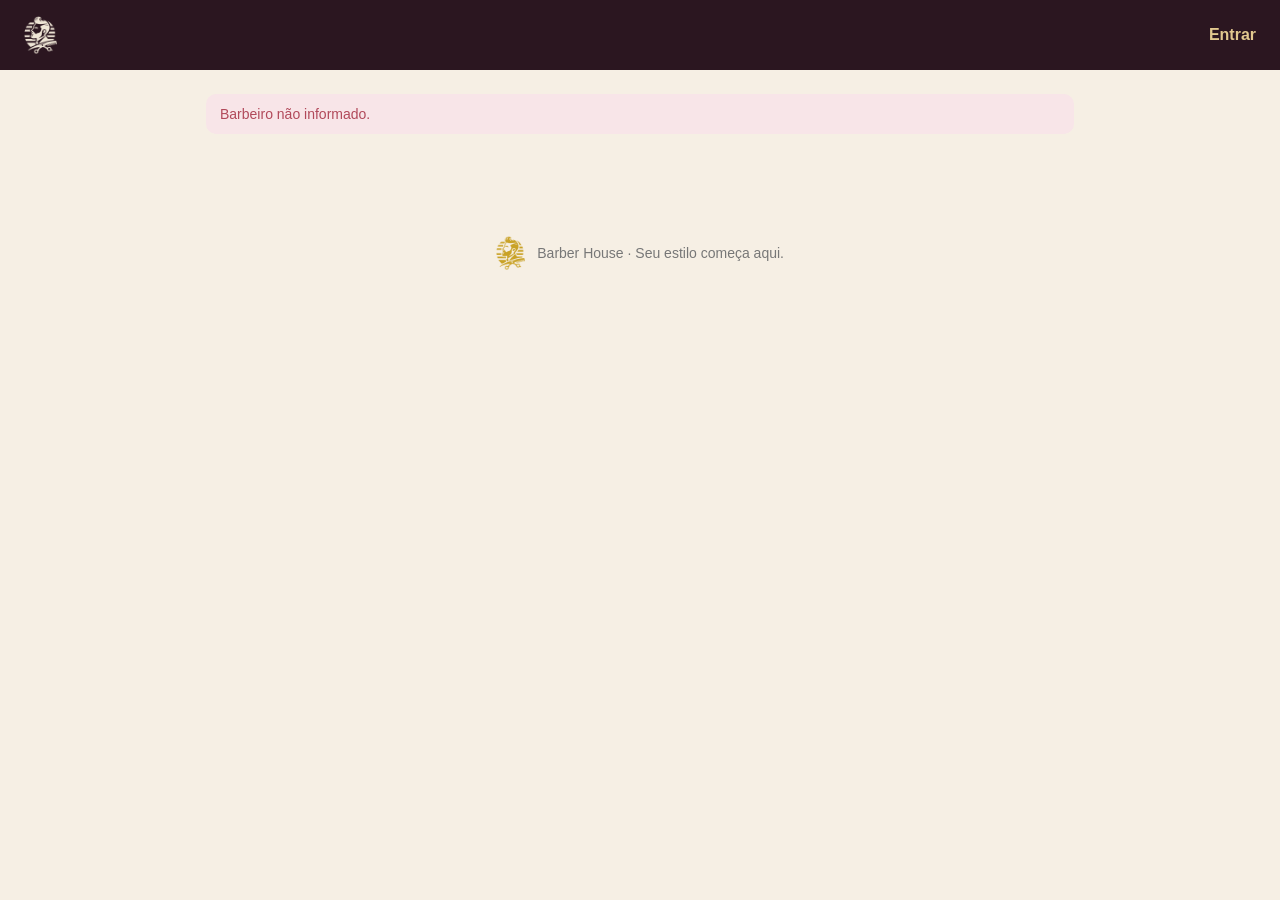
<file: wwwroot/perfil.html>
<!DOCTYPE html>
<html lang="pt-br">
<head>
    <meta charset="UTF-8">
    <meta name="viewport" content="width=device-width, initial-scale=1.0">
    <title>Perfil do barbeiro - Barber House</title>
    <link rel="icon" href="imagens/logo.jpg">
    <link rel="stylesheet" href="estilo.css">
    <link rel="stylesheet" href="comum.css">
    <style>
        body { background:var(--creme, #f6efe2); }
        .pf-topo { background:#2b1620; color:#fff; padding:16px 24px; display:flex; justify-content:space-between; align-items:center; }
        .pf-topo a { color:#e2c98f; text-decoration:none; font-weight:bold; }
        .pf-wrap { max-width:900px; margin:0 auto; padding:24px 16px 60px; }
        .pf-cab { display:flex; gap:24px; align-items:center; flex-wrap:wrap; background:#fff; border-radius:18px; padding:28px; box-shadow:var(--sombra); }
        .pf-cab h1 { margin:0 0 6px; color:var(--vinho); }
        .pf-esp { display:flex; gap:8px; flex-wrap:wrap; margin-top:10px; }
        .pf-esp span { background:#f3e7cc; color:#6b4f12; padding:4px 12px; border-radius:20px; font-size:14px; }
        .galeria { display:grid; grid-template-columns:repeat(auto-fill,minmax(180px,1fr)); gap:12px; }
        .galeria button { padding:0; border:none; background:none; cursor:zoom-in; border-radius:12px; overflow:hidden; box-shadow:var(--sombra); }
        .galeria img { width:100%; height:180px; object-fit:cover; display:block; transition:transform .2s; }
        .galeria button:hover img { transform:scale(1.04); }
        .aval-item { padding:12px 0; border-bottom:1px solid #f0e8d8; }
        .aval-item:last-child { border-bottom:none; }
        .lightbox { position:fixed; inset:0; background:rgba(0,0,0,.88); display:flex; flex-direction:column; align-items:center; justify-content:center; z-index:300; padding:20px; }
        .lightbox img { max-width:100%; max-height:80vh; border-radius:10px; }
        .lightbox p { color:#fff; margin-top:12px; }
        .lightbox .fechar { position:absolute; top:16px; right:20px; font-size:34px; color:#fff; background:none; }
    </style>
</head>
<body>
<div class="pf-topo"><img class="logo-img" src="imagens/logo-claro.png" alt="Barber House" onerror="this.outerHTML='<b>Barber House</b>'"><a href="index.html" id="linkVoltar">Entrar</a></div>
<div class="pf-wrap" id="conteudo"><div class="carregando">Carregando…</div></div>
<footer class="rodape"><img src="imagens/logo-dourado.png" alt="Barber House" onerror="this.remove()"><span>Barber House · Seu estilo começa aqui.</span></footer>
<script src="comum.js"></script>
<script>
var id = Number(new URLSearchParams(location.search).get("id"));
var sessao = null;
try { sessao = JSON.parse(localStorage.getItem("sessao")); } catch (e) { sessao = null; }
if (sessao && sessao.usuario) { var l = document.getElementById("linkVoltar"); l.textContent = "Minha área"; l.href = paginaInicialDo(sessao.usuario.tipo); }

async function carregar() {
    var raiz = document.getElementById("conteudo");
    if (!id) { raiz.innerHTML = '<div class="aviso-caixa erro">Barbeiro não informado.</div>'; return; }
    try {
        var p = await api("/api/barbeiros/" + id + "/perfil", { semAuth: true });
        document.title = p.nome + " - Barber House";
        var podeAgendar = !sessao || (sessao.usuario && sessao.usuario.tipo === "Cliente");
        var destino = sessao ? "cliente.html?barbeiro=" + p.id : "index.html";
        var html = '<div class="pf-cab">' + avatarHtml(p.fotoUrl, p.nome, 110) + '<div style="flex:1;min-width:220px"><h1>' + esc(p.nome) + "</h1>" + mediaHtml(p.media, p.totalAvaliacoes) +
            (p.especialidades ? '<div class="pf-esp">' + p.especialidades.split(",").map(function (e) { return e.trim() ? "<span>" + esc(e.trim()) + "</span>" : ""; }).join("") + "</div>" : "") + "</div>" +
            (podeAgendar && p.ativo ? '<a class="btn btn-primario" href="' + destino + '">Agendar com ' + esc(p.nome.split(" ")[0]) + "</a>" : "") + "</div>";
        if (!p.ativo) html += '<div class="aviso-caixa aviso mt">Este barbeiro não está recebendo agendamentos no momento.</div>';
        if (p.bio) html += '<div class="card mt"><h3>Sobre</h3><p style="white-space:pre-line">' + esc(p.bio) + "</p></div>";
        html += '<div class="card"><h3>Portfólio</h3>' + (p.fotos.length ? '<div class="galeria">' + p.fotos.map(function (f, i) {
            return '<button type="button" data-i="' + i + '"><img src="' + esc(f.url) + '" alt="' + esc(f.legenda || "Corte") + '" loading="lazy"></button>';
        }).join("") + "</div>" : '<div class="vazio">Ainda sem fotos.</div>') + "</div>";
        html += '<div class="card"><h3>Avaliações</h3>' + (p.avaliacoes.length ? p.avaliacoes.map(function (a) {
            return '<div class="aval-item">' + estrelasHtml(a.nota) + " <b>" + esc(a.nomeCliente) + '</b> <span class="texto-suave texto-pequeno">' + esc(dataBR(new Date(a.data))) + "</span>" + (a.comentario ? "<p>" + esc(a.comentario) + "</p>" : "") + "</div>";
        }).join("") : '<div class="vazio">Ainda sem avaliações.</div>') + "</div>";
        raiz.innerHTML = html;
        raiz.onclick = function (ev) {
            var b = ev.target.closest("[data-i]"); if (!b) return;
            var f = p.fotos[Number(b.getAttribute("data-i"))];
            var lb = document.createElement("div"); lb.className = "lightbox";
            lb.innerHTML = '<button class="fechar" aria-label="Fechar">×</button><img src="' + esc(f.url) + '" alt=""><p>' + esc(f.legenda || "") + "</p>";
            lb.onclick = function () { lb.remove(); document.removeEventListener("keydown", tecla); };
            function tecla(e) { if (e.key === "Escape") { lb.remove(); document.removeEventListener("keydown", tecla); } }
            document.addEventListener("keydown", tecla); document.body.appendChild(lb);
        };
    } catch (e) { raiz.innerHTML = '<div class="aviso-caixa erro">' + esc(e.status === 404 ? "Barbeiro não encontrado." : e.message) + "</div>"; }
}
carregar();
</script>
</body>
</html>
</file>
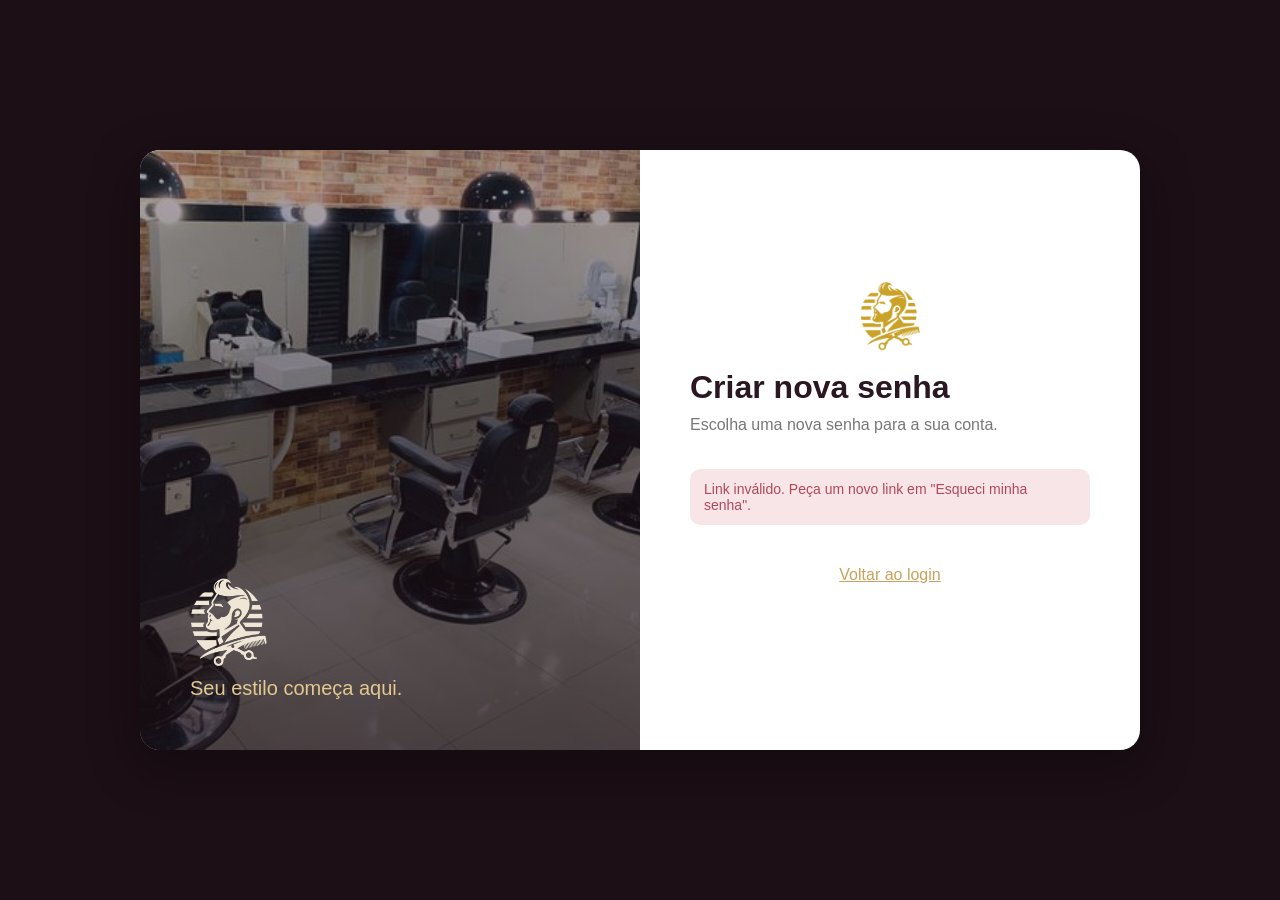
<file: wwwroot/redefinir.html>
<!DOCTYPE html>
<html lang="pt-br">
<head>
    <meta charset="UTF-8">
    <meta name="viewport" content="width=device-width, initial-scale=1.0">
    <title>Barber House - Nova senha</title>
    <link rel="icon" href="imagens/logo.jpg">
    <link rel="stylesheet" href="estilo.css">
    <link rel="stylesheet" href="comum.css">
</head>
<body>

<div id="areaLogin">
    <div class="login-container">

        <div class="login-imagem">
            <div class="login-overlay">
                <img class="logo-img" src="imagens/logo-claro.png" alt="Barber House" onerror="this.outerHTML='<h1>Barber House</h1>'">
                <p>Seu estilo começa aqui.</p>
            </div>
        </div>

        <form class="login-formulario" id="formulario" novalidate>
            <img class="logo-form" src="imagens/logo-dourado.png" alt="Barber House" onerror="this.remove()">

            <h2>Criar nova senha</h2>
            <p class="subtitulo">Escolha uma nova senha para a sua conta.</p>

            <div id="avisoRedefinir"></div>

            <div id="areaCampos">
                <div class="campo">
                    <label for="novaSenha">Nova senha</label>
                    <div class="com-botao">
                        <input type="password" id="novaSenha" autocomplete="new-password" maxlength="100">
                        <button type="button" id="verSenha" aria-label="Mostrar ou ocultar a senha">👁</button>
                    </div>
                    <small>Mínimo de 6 caracteres.</small>
                </div>

                <div class="campo">
                    <label for="confirmaSenha">Confirmar nova senha</label>
                    <input type="password" id="confirmaSenha" autocomplete="new-password" maxlength="100">
                </div>

                <button type="submit" id="botaoSalvar">Salvar nova senha</button>
            </div>

            <p class="trocar-cadastro">
                <a href="index.html" style="color:var(--dourado)">Voltar ao login</a>
            </p>

            <p id="erroRedefinir" role="alert" style="color:var(--vermelho);text-align:center;margin-top:15px;min-height:20px"></p>
        </form>
    </div>
</div>

<script src="comum.js"></script>
<script>
    var token = new URLSearchParams(location.search).get("token") || "";

    function el(id) { return document.getElementById(id); }

    if (!token) {
        el("areaCampos").classList.add("escondido");
        el("avisoRedefinir").innerHTML = '<div class="aviso-caixa erro">Link inválido. Peça um novo link em "Esqueci minha senha".</div>';
    }

    el("verSenha").onclick = function () {
        var c = el("novaSenha");
        c.type = c.type === "password" ? "text" : "password";
    };

    el("formulario").onsubmit = async function (ev) {
        ev.preventDefault();
        var erro = el("erroRedefinir");
        erro.textContent = "";

        var nova = el("novaSenha").value;
        var confirma = el("confirmaSenha").value;

        if (nova.length < 6) { erro.textContent = "A senha precisa ter pelo menos 6 caracteres."; return; }
        if (nova !== confirma) { erro.textContent = "A confirmação não confere com a nova senha."; return; }

        el("botaoSalvar").disabled = true;
        try {
            var r = await api("/api/usuarios/redefinir-senha", { method: "POST", semAuth: true, body: { token: token, novaSenha: nova } });
            el("areaCampos").classList.add("escondido");
            el("avisoRedefinir").innerHTML = '<div class="aviso-caixa ok">' + esc(r.mensagem) + ' <a href="index.html">Ir para o login</a></div>';
        } catch (e) {
            erro.textContent = e.message;
        } finally {
            el("botaoSalvar").disabled = false;
        }
    };
</script>

</body>
</html>
</file>
<file: wwwroot/estilo.css>
* {
    margin: 0;
    padding: 0;
    box-sizing: border-box;
}

:root {
    --vinho: #2b1721;
    --vinho-escuro: #1c0f16;
    --vinho-claro: #3a2029;
    --dourado: #c8a15c;
    --dourado-claro: #e2c98f;
    --creme: #f6efe4;
    --branco: #ffffff;
    --cinza: #777;
    --verde: #4caf50;
    --vermelho: #b1495a;
}

body {
    font-family: Arial, sans-serif;
    background: var(--creme);
    color: var(--vinho);
}

/* LOGIN */

#areaLogin {
    min-height: 100vh;
    display: flex;
    justify-content: center;
    align-items: center;
    background: var(--vinho-escuro);
    padding: 30px;
}

.login-container {
    width: 100%;
    max-width: 1000px;
    min-height: 600px;
    display: grid;
    grid-template-columns: 1fr 1fr;
    background: var(--branco);
    border-radius: 20px;
    overflow: hidden;
    box-shadow: 0 15px 50px rgba(0, 0, 0, 0.35);
}

.login-imagem {
    min-height: 600px;
    background:
        linear-gradient(rgba(43, 23, 33, 0.35), rgba(28, 15, 22, 0.75)),
        url("imagens/fundo.jpg") center/cover;
    display: flex;
    align-items: flex-end;
}

.login-overlay {
    padding: 50px;
    color: white;
}

.login-overlay h1 {
    font-size: 48px;
    margin-bottom: 10px;
}

.login-overlay p {
    font-size: 20px;
    color: var(--dourado-claro);
}

.login-formulario {
    padding: 60px 50px;
    display: flex;
    flex-direction: column;
    justify-content: center;
}

.login-formulario h2 {
    color: var(--vinho);
    font-size: 32px;
    margin-bottom: 10px;
}

.subtitulo {
    color: var(--cinza);
    margin-bottom: 35px;
}

.campo {
    display: flex;
    flex-direction: column;
    gap: 8px;
    margin-bottom: 20px;
}

.campo label {
    font-weight: bold;
    color: var(--vinho);
}

.campo input,
.campo select {
    width: 100%;
    padding: 13px 15px;
    border: 1px solid #ddd;
    border-radius: 8px;
    font-size: 15px;
    outline: none;
    background: white;
}

.campo input:focus,
.campo select:focus {
    border-color: var(--dourado);
    box-shadow: 0 0 0 2px rgba(200, 161, 92, 0.15);
}

button {
    border: none;
    border-radius: 8px;
    padding: 12px 20px;
    cursor: pointer;
    font-size: 14px;
    font-weight: bold;
    transition: 0.2s;
}

.login-formulario > button {
    width: 100%;
    background: var(--vinho);
    color: white;
    padding: 14px;
    margin-top: 5px;
}

.login-formulario > button:hover {
    background: var(--vinho-claro);
}

.trocar-cadastro {
    text-align: center;
    margin-top: 25px;
    color: var(--cinza);
}

.trocar-cadastro button {
    background: none;
    color: var(--dourado);
    padding: 0;
    margin-left: 5px;
}

.trocar-cadastro button:hover {
    text-decoration: underline;
}

#erroLogin {
    color: var(--vermelho);
    text-align: center;
    margin-top: 15px;
    min-height: 20px;
}


/* SISTEMA */

#areaSistema {
    min-height: 100vh;
    background: var(--creme);
}

.topo {
    height: 75px;
    background: var(--vinho-escuro);
    color: white;
    display: flex;
    align-items: center;
    justify-content: space-between;
    padding: 0 35px;
}

.logo h1 {
    color: var(--dourado-claro);
    font-size: 27px;
}

.usuario-topo {
    display: flex;
    align-items: center;
    gap: 15px;
}

.usuario-topo b {
    color: var(--dourado-claro);
}

.usuario-topo button {
    background: var(--vermelho);
    color: white;
}

.usuario-topo button:hover {
    opacity: 0.85;
}


/* MENU */

.menu {
    min-height: 60px;
    background: var(--vinho);
    display: flex;
    align-items: center;
    gap: 8px;
    padding: 10px 30px;
    flex-wrap: wrap;
}

.menu button {
    background: transparent;
    color: var(--creme);
    border: 1px solid transparent;
}

.menu button:hover {
    background: var(--vinho-claro);
    color: var(--dourado-claro);
    border-color: var(--dourado);
}


/* CONTEÚDO */

.conteudo {
    max-width: 1400px;
    margin: auto;
    padding: 35px;
}

.pagina {
    animation: aparecer 0.2s ease;
}

@keyframes aparecer {
    from {
        opacity: 0;
        transform: translateY(5px);
    }

    to {
        opacity: 1;
        transform: translateY(0);
    }
}

.titulo-pagina {
    margin-bottom: 30px;
}

.titulo-pagina h2 {
    font-size: 30px;
    color: var(--vinho);
    margin-bottom: 7px;
}

.titulo-pagina p {
    color: var(--cinza);
}


/* CARDS INÍCIO */

.cards-inicio {
    display: grid;
    grid-template-columns: repeat(4, 1fr);
    gap: 20px;
}

.card-inicio {
    background: white;
    border-radius: 15px;
    padding: 25px;
    box-shadow: 0 5px 20px rgba(43, 23, 33, 0.08);
    border-left: 5px solid var(--dourado);
}

.card-inicio .icone {
    font-size: 30px;
    margin-bottom: 15px;
}

.card-inicio h3 {
    color: var(--vinho);
    margin-bottom: 10px;
}

.card-inicio p {
    color: var(--dourado);
    font-size: 28px;
    font-weight: bold;
}


/* FORMULÁRIOS */

.formulario {
    background: white;
    border-radius: 15px;
    padding: 25px;
    margin-bottom: 30px;
    display: grid;
    grid-template-columns: repeat(3, 1fr);
    gap: 20px;
    box-shadow: 0 5px 20px rgba(43, 23, 33, 0.08);
}

.formulario .campo {
    margin-bottom: 0;
}

.formulario > button {
    background: var(--vinho);
    color: white;
    align-self: end;
}

.formulario > button:hover {
    background: var(--vinho-claro);
}


/* TABELAS */

.tabela-container {
    background: white;
    border-radius: 15px;
    overflow-x: auto;
    box-shadow: 0 5px 20px rgba(43, 23, 33, 0.08);
}

table {
    width: 100%;
    border-collapse: collapse;
    min-width: 700px;
}

thead {
    background: var(--vinho);
    color: white;
}

th,
td {
    padding: 15px;
    text-align: left;
    border-bottom: 1px solid #eee;
}

th {
    font-size: 14px;
}

td {
    color: #444;
}

tbody tr:hover {
    background: #faf6f0;
}




/* FINANCEIRO */

.cards-financeiro {
    display: grid;
    grid-template-columns: repeat(3, 1fr);
    gap: 20px;
}

.card-financeiro {
    background: white;
    border-radius: 15px;
    padding: 30px;
    box-shadow: 0 5px 20px rgba(43, 23, 33, 0.08);
}

.card-financeiro span {
    display: block;
    color: var(--cinza);
    margin-bottom: 15px;
}

.card-financeiro strong {
    color: var(--dourado);
    font-size: 28px;
}


/* CONTA */

.conta-card {
    max-width: 500px;
    background: white;
    padding: 40px;
    border-radius: 15px;
    box-shadow: 0 5px 20px rgba(43, 23, 33, 0.08);
    text-align: center;
}

.avatar {
    width: 90px;
    height: 90px;
    margin: 0 auto 20px;
    border-radius: 50%;
    background: var(--vinho);
    display: flex;
    align-items: center;
    justify-content: center;
    font-size: 40px;
}

.conta-card h3 {
    color: var(--vinho);
    font-size: 24px;
    margin-bottom: 8px;
}

.conta-card p {
    color: var(--cinza);
    margin-bottom: 8px;
}

.conta-card span {
    display: inline-block;
    background: var(--dourado-claro);
    color: var(--vinho);
    padding: 7px 15px;
    border-radius: 20px;
    font-weight: bold;
    margin-top: 10px;
}


/* CLASSE PARA ESCONDER */

.escondido {
    display: none !important;
}


/* RESPONSIVO */

@media (max-width: 1000px) {

    .login-container {
        grid-template-columns: 1fr;
        max-width: 600px;
    }

    .login-imagem {
        min-height: 250px;
    }

    .login-overlay {
        padding: 30px;
    }

    .login-overlay h1 {
        font-size: 36px;
    }

    .cards-inicio {
        grid-template-columns: repeat(2, 1fr);
    }

    .formulario {
        grid-template-columns: repeat(2, 1fr);
    }

    .cards-financeiro {
        grid-template-columns: 1fr;
    }
}


@media (max-width: 650px) {

    #areaLogin {
        padding: 15px;
    }

    .login-formulario {
        padding: 35px 25px;
    }

    .login-imagem {
        min-height: 200px;
    }

    .topo {
        height: auto;
        padding: 20px;
        flex-direction: column;
        gap: 15px;
    }

    .usuario-topo {
        flex-wrap: wrap;
        justify-content: center;
    }

    .menu {
        padding: 10px 15px;
        justify-content: center;
    }

    .conteudo {
        padding: 20px 15px;
    }

    .cards-inicio {
        grid-template-columns: 1fr;
    }

    .formulario {
        grid-template-columns: 1fr;
    }

    .titulo-pagina h2 {
        font-size: 25px;
    }
}
</file>
<file: wwwroot/comum.css>
/* ===== Estilos compartilhados (carregar DEPOIS de estilo.css) ===== */

:root {
    --ok: #2e7d4f;
    --ok-claro: #e3f3ea;
    --erro: #b1495a;
    --erro-claro: #f8e5e8;
    --aviso: #b7791f;
    --aviso-claro: #fbf0d9;
    --info: #3b6ea8;
    --info-claro: #e4eef9;
    --borda: #e8dfd0;
    --sombra: 0 5px 20px rgba(43, 23, 33, 0.08);
}

body { min-height: 100vh; }
a { color: inherit; }
.texto-suave { color: var(--cinza); }
.texto-pequeno { font-size: 13px; }
.negrito { font-weight: bold; }
.direita { text-align: right; }
.centro { text-align: center; }
.mt { margin-top: 20px; }
.mb { margin-bottom: 20px; }
.flex { display: flex; gap: 12px; align-items: center; flex-wrap: wrap; }
.flex-entre { justify-content: space-between; }
.flex-1 { flex: 1; }

/* ---------- Botoes ---------- */
.btn {
    display: inline-flex;
    align-items: center;
    justify-content: center;
    gap: 6px;
    border-radius: 8px;
    padding: 11px 18px;
    font-weight: bold;
    font-size: 14px;
    cursor: pointer;
    border: 1px solid transparent;
    transition: 0.2s;
    text-decoration: none;
    line-height: 1.2;
}
.btn:disabled { opacity: 0.55; cursor: not-allowed; }
.btn-primario { background: var(--vinho); color: #fff; }
.btn-primario:hover:not(:disabled) { background: var(--vinho-claro); }
.btn-dourado { background: var(--dourado); color: var(--vinho-escuro); }
.btn-dourado:hover:not(:disabled) { background: var(--dourado-claro); }
.btn-secundario { background: #fff; color: var(--vinho); border-color: var(--borda); }
.btn-secundario:hover:not(:disabled) { border-color: var(--dourado); background: #fffaf1; }
.btn-perigo { background: var(--vermelho); color: #fff; }
.btn-perigo:hover:not(:disabled) { opacity: 0.85; }
.btn-ok { background: var(--ok); color: #fff; }
.btn-ok:hover:not(:disabled) { opacity: 0.88; }
.btn-link { background: none; color: var(--dourado); padding: 4px 6px; }
.btn-link:hover { text-decoration: underline; }
.btn-pequeno { padding: 7px 12px; font-size: 13px; }
.btn-bloco { width: 100%; }

/* ---------- Cartoes e grades ---------- */
.card {
    background: #fff;
    border-radius: 15px;
    padding: 24px;
    box-shadow: var(--sombra);
    margin-bottom: 24px;
}
.card h3 { color: var(--vinho); margin-bottom: 6px; }
.card .card-sub { color: var(--cinza); margin-bottom: 16px; font-size: 14px; }
.grade { display: grid; gap: 20px; grid-template-columns: repeat(auto-fill, minmax(260px, 1fr)); }
.grade-2 { display: grid; gap: 20px; grid-template-columns: repeat(2, 1fr); }
.grade-3 { display: grid; gap: 20px; grid-template-columns: repeat(3, 1fr); }
.grade-4 { display: grid; gap: 20px; grid-template-columns: repeat(4, 1fr); }
.vazio {
    text-align: center;
    color: var(--cinza);
    padding: 40px 20px;
    background: #fff;
    border-radius: 15px;
    border: 1px dashed var(--borda);
}
.carregando { text-align: center; color: var(--cinza); padding: 30px; }

.kpi {
    background: #fff;
    border-radius: 15px;
    padding: 20px 22px;
    box-shadow: var(--sombra);
    border-left: 5px solid var(--dourado);
}
.kpi span { display: block; color: var(--cinza); font-size: 13px; margin-bottom: 8px; }
.kpi strong { font-size: 26px; color: var(--vinho); }
.kpi small { display: block; margin-top: 6px; color: var(--cinza); }
.kpi .sobe { color: var(--ok); }
.kpi .desce { color: var(--erro); }

/* ---------- Formularios ---------- */
.campo textarea {
    width: 100%;
    padding: 13px 15px;
    border: 1px solid #ddd;
    border-radius: 8px;
    font-size: 15px;
    outline: none;
    background: #fff;
    font-family: inherit;
    resize: vertical;
    min-height: 90px;
}
.campo textarea:focus { border-color: var(--dourado); box-shadow: 0 0 0 2px rgba(200, 161, 92, 0.15); }
.campo small { color: var(--cinza); }
.campo .com-botao { position: relative; }
.campo .com-botao input { padding-right: 48px; }
.campo .com-botao button {
    position: absolute; right: 6px; top: 50%; transform: translateY(-50%);
    background: none; color: var(--cinza); padding: 6px 8px; font-size: 16px;
}
.form-grade { display: grid; gap: 16px; grid-template-columns: repeat(2, 1fr); }
.form-grade .campo { margin-bottom: 0; }
.form-grade .largo { grid-column: 1 / -1; }
.check { display: flex; align-items: center; gap: 8px; cursor: pointer; font-weight: normal; }
.check input { width: auto; accent-color: var(--vinho); }
input[type="time"], input[type="date"], input[type="datetime-local"], input[type="number"] { font-family: inherit; }

/* ---------- Badges ---------- */
.badge {
    display: inline-block;
    padding: 4px 10px;
    border-radius: 20px;
    font-size: 12px;
    font-weight: bold;
    background: #eee;
    color: #555;
    white-space: nowrap;
}
.badge-agendado { background: var(--aviso-claro); color: var(--aviso); }
.badge-concluido { background: var(--ok-claro); color: var(--ok); }
.badge-faltou { background: var(--erro-claro); color: var(--erro); }
.badge-cancelado { background: #ececec; color: #777; }
.badge-ativo { background: var(--ok-claro); color: var(--ok); }
.badge-inativo { background: #ececec; color: #777; }
.badge-info { background: var(--info-claro); color: var(--info); }

/* ---------- Chips e horarios (itens selecionaveis) ---------- */
.chips { display: flex; flex-wrap: wrap; gap: 10px; }
.chip {
    border: 2px solid var(--borda);
    background: #fff;
    border-radius: 12px;
    padding: 10px 14px;
    cursor: pointer;
    text-align: left;
    color: var(--vinho);
    font-weight: normal;
    transition: 0.15s;
}
.chip:hover { border-color: var(--dourado); }
.chip.selecionado { border-color: var(--vinho); background: #fbf5ec; box-shadow: 0 0 0 2px rgba(43, 23, 33, 0.08); }
.chip strong { display: block; }
.chip small { color: var(--cinza); }
.slots { display: flex; flex-wrap: wrap; gap: 8px; }
.slot {
    border: 1px solid var(--borda);
    background: #fff;
    border-radius: 8px;
    padding: 9px 14px;
    cursor: pointer;
    font-weight: bold;
    color: var(--vinho);
}
.slot:hover { border-color: var(--dourado); }
.slot.selecionado { background: var(--vinho); color: #fff; border-color: var(--vinho); }

/* ---------- Abas ---------- */
.abas { display: flex; gap: 6px; border-bottom: 2px solid var(--borda); margin-bottom: 20px; flex-wrap: wrap; }
.aba {
    background: none; color: var(--cinza); border-radius: 8px 8px 0 0;
    padding: 10px 16px; border-bottom: 3px solid transparent; margin-bottom: -2px;
}
.aba:hover { color: var(--vinho); }
.aba.ativa { color: var(--vinho); border-bottom-color: var(--dourado); }

/* ---------- Avatar ---------- */
.av {
    --s: 40px;
    width: var(--s); height: var(--s);
    border-radius: 50%;
    background: var(--vinho);
    color: var(--dourado-claro);
    display: inline-flex; align-items: center; justify-content: center;
    font-weight: bold; font-size: calc(var(--s) * 0.4);
    overflow: hidden; flex-shrink: 0;
    border: 2px solid var(--dourado);
}
.av img { width: 100%; height: 100%; object-fit: cover; display: block; }

/* ---------- Estrelas ---------- */
.estrelas { color: #d8cdb8; letter-spacing: 1px; white-space: nowrap; }
.estrelas .cheia { color: var(--dourado); }
.seletor-estrelas { display: inline-flex; gap: 4px; }
.seletor-estrelas button {
    background: none; font-size: 32px; padding: 0 2px; color: #d8cdb8; line-height: 1;
}
.seletor-estrelas button.cheia { color: var(--dourado); }

/* ---------- Toasts ---------- */
#toasts { position: fixed; top: 20px; right: 20px; z-index: 3000; display: flex; flex-direction: column; gap: 10px; max-width: calc(100vw - 40px); }
.toast {
    background: #fff; color: var(--vinho); padding: 14px 18px; border-radius: 10px;
    box-shadow: 0 8px 30px rgba(0, 0, 0, 0.2); border-left: 5px solid var(--info);
    min-width: 240px; max-width: 380px; animation: aparecer 0.2s ease;
}
.toast.ok { border-left-color: var(--ok); }
.toast.erro { border-left-color: var(--erro); }
.toast.aviso { border-left-color: var(--aviso); }

/* ---------- Modal ---------- */
.modal-fundo {
    position: fixed; inset: 0; background: rgba(28, 15, 22, 0.6); z-index: 2000;
    display: flex; align-items: center; justify-content: center; padding: 16px;
}
.modal {
    background: #fff; border-radius: 16px; width: 100%; max-width: 520px; max-height: 92vh; overflow-y: auto;
    box-shadow: 0 20px 60px rgba(0, 0, 0, 0.35); animation: aparecer 0.2s ease;
}
.modal.largo { max-width: 760px; }
.modal-topo { display: flex; justify-content: space-between; align-items: center; padding: 20px 24px 0; }
.modal-topo h3 { color: var(--vinho); font-size: 20px; }
.modal-fechar { background: none; font-size: 22px; color: var(--cinza); padding: 4px 8px; }
.modal-corpo { padding: 18px 24px; }
.modal-rodape { padding: 0 24px 22px; display: flex; gap: 10px; justify-content: flex-end; flex-wrap: wrap; }

/* ---------- Topo: sino e usuario ---------- */
.topo .logo a { text-decoration: none; }
.usuario-topo { position: relative; }
.usuario-topo .btn-sair { background: var(--vermelho); color: #fff; }
.usuario-topo .btn-sair:hover { opacity: 0.85; }
.btn-sino { position: relative; background: transparent; color: var(--dourado-claro); font-size: 20px; padding: 8px 10px; }
.btn-sino:hover { background: rgba(255, 255, 255, 0.08); }
.btn-sino .contador {
    position: absolute; top: 0; right: 0; background: var(--vermelho); color: #fff;
    border-radius: 10px; font-size: 11px; padding: 1px 6px; min-width: 18px; text-align: center;
}
.painel-notificacoes {
    position: absolute; right: 0; top: 52px; width: 360px; max-width: calc(100vw - 30px);
    background: #fff; color: var(--vinho); border-radius: 14px; z-index: 1500;
    box-shadow: 0 15px 50px rgba(0, 0, 0, 0.3); overflow: hidden;
}
.painel-notificacoes header { display: flex; justify-content: space-between; align-items: center; padding: 14px 16px; border-bottom: 1px solid var(--borda); }
.painel-notificacoes .lista { max-height: 380px; overflow-y: auto; }
.notificacao { padding: 12px 16px; border-bottom: 1px solid #f1ebe0; cursor: pointer; }
.notificacao:hover { background: #faf6f0; }
.notificacao.nao-lida { background: #fff8e8; }
.notificacao strong { display: block; font-size: 14px; }
.notificacao p { font-size: 13px; color: #555; margin: 3px 0; }
.notificacao small { color: var(--cinza); }
.usuario-topo .perfil-topo { display: flex; align-items: center; gap: 10px; background: none; color: #fff; padding: 4px 8px; border-radius: 30px; }
.usuario-topo .perfil-topo:hover { background: rgba(255, 255, 255, 0.08); }
.menu button.ativo { background: var(--vinho-claro); color: var(--dourado-claro); border-color: var(--dourado); }

/* ---------- Login ---------- */
.link-esqueci { text-align: right; margin: -8px 0 14px; }
.link-esqueci button { background: none; color: var(--dourado); padding: 0; font-size: 13px; }
.link-esqueci button:hover { text-decoration: underline; }
.aviso-caixa { padding: 12px 14px; border-radius: 10px; font-size: 14px; margin-bottom: 16px; }
.aviso-caixa.ok { background: var(--ok-claro); color: var(--ok); }
.aviso-caixa.erro { background: var(--erro-claro); color: var(--erro); }
.aviso-caixa.info { background: var(--info-claro); color: var(--info); }
.aviso-caixa.aviso { background: var(--aviso-claro); color: var(--aviso); }
.aviso-caixa a { word-break: break-all; }

/* ---------- Tabelas ---------- */
td .btn { margin: 2px 2px 2px 0; }
td .flex { gap: 6px; }

/* ---------- Calendario ---------- */
.cal-barra { display: flex; justify-content: space-between; align-items: center; gap: 12px; flex-wrap: wrap; margin-bottom: 14px; }
.cal-barra h3 { color: var(--vinho); font-size: 18px; text-transform: capitalize; }
.cal-nav { display: flex; gap: 6px; align-items: center; flex-wrap: wrap; }
.cal-moldura { background: #fff; border-radius: 15px; box-shadow: var(--sombra); overflow: auto; }
.cal { display: grid; min-width: 640px; position: relative; }
.cal-cab { position: sticky; top: 0; z-index: 3; background: var(--vinho); color: #fff; padding: 10px 6px; text-align: center; font-size: 13px; border-left: 1px solid rgba(255, 255, 255, 0.1); }
.cal-cab.hoje { background: var(--dourado); color: var(--vinho-escuro); }
.cal-cab strong { display: block; font-size: 18px; }
.cal-horas { position: relative; }
.cal-hora { position: absolute; left: 0; right: 6px; text-align: right; font-size: 11px; color: var(--cinza); transform: translateY(-7px); }
.cal-dia { position: relative; border-left: 1px solid #eee; background-image: linear-gradient(to bottom, #f1ebe0 1px, transparent 1px); }
.cal-dia.hoje { background-color: #fffaf0; }
.cal-evento {
    position: absolute; border-radius: 8px; padding: 4px 6px; font-size: 12px; overflow: hidden; cursor: pointer;
    border-left: 4px solid var(--dourado); background: var(--aviso-claro); color: var(--vinho);
    box-shadow: 0 2px 6px rgba(43, 23, 33, 0.12); text-align: left; font-weight: normal; line-height: 1.25;
}
.cal-evento:hover { z-index: 2; box-shadow: 0 4px 14px rgba(43, 23, 33, 0.25); }
.cal-evento strong { display: block; font-size: 12px; }
.cal-evento.st-Concluido { background: var(--ok-claro); border-left-color: var(--ok); }
.cal-evento.st-Faltou { background: var(--erro-claro); border-left-color: var(--erro); }
.cal-evento.st-Cancelado { background: #efefef; border-left-color: #999; opacity: 0.6; text-decoration: line-through; }
.cal-agora { position: absolute; left: 0; right: 0; height: 2px; background: var(--vermelho); z-index: 2; pointer-events: none; }
.cal-legenda { display: flex; gap: 14px; flex-wrap: wrap; font-size: 12px; color: var(--cinza); margin-top: 10px; }
.cal-legenda i { display: inline-block; width: 12px; height: 12px; border-radius: 3px; margin-right: 5px; vertical-align: -2px; }

/* ---------- Graficos simples (CSS) ---------- */
.barras { display: flex; align-items: flex-end; gap: 10px; height: 220px; padding-top: 10px; }
.barras .col { flex: 1; display: flex; flex-direction: column; align-items: center; justify-content: flex-end; height: 100%; min-width: 0; }
.barras .col .b { width: 100%; max-width: 56px; background: linear-gradient(var(--dourado), #b88a3e); border-radius: 8px 8px 0 0; min-height: 2px; }
.barras .col .v { font-size: 11px; color: var(--vinho); margin-bottom: 4px; white-space: nowrap; }
.barras .col .r { font-size: 12px; color: var(--cinza); margin-top: 6px; text-align: center; }
.hbarra { display: grid; grid-template-columns: minmax(90px, 160px) 1fr auto; gap: 10px; align-items: center; margin-bottom: 10px; font-size: 14px; }
.hbarra .trilho { background: #f1ebe0; border-radius: 6px; height: 14px; overflow: hidden; }
.hbarra .preenche { background: linear-gradient(90deg, var(--vinho), #6b3a4d); height: 100%; border-radius: 6px; }

/* ---------- Responsivo ---------- */
@media (max-width: 1000px) {
    .grade-4 { grid-template-columns: repeat(2, 1fr); }
    .grade-3 { grid-template-columns: repeat(2, 1fr); }
}
@media (max-width: 650px) {
    .grade-2, .grade-3, .grade-4, .form-grade { grid-template-columns: 1fr; }
    .card { padding: 18px; }
    .modal-corpo, .modal-topo, .modal-rodape { padding-left: 16px; padding-right: 16px; }
    #toasts { left: 12px; right: 12px; top: 12px; }
    .toast { min-width: 0; max-width: none; }
    .painel-notificacoes { position: fixed; left: 12px; right: 12px; top: 80px; width: auto; max-width: none; }
    .hbarra { grid-template-columns: 90px 1fr auto; }
}

/* Logo */
.logo-img { height: 46px; width: auto; display: block; }
.login-overlay .logo-img { height: 90px; margin-bottom: 10px; }
.pf-topo .logo-img { height: 38px; }

/* Sino de notificacoes (imagem) */
.btn-sino .sino-img { width: 26px; height: 26px; border-radius: 50%; object-fit: cover; display: block; }

/* Logo na parte do formulario de login */
.logo-form { display: block; height: 70px; width: auto; max-width: 100%; margin: 0 auto 18px; }

/* Rodape com logo */
.rodape { display: flex; align-items: center; justify-content: center; gap: 12px; padding: 26px 16px 34px; color: var(--cinza, #777); font-size: 14px; }
.rodape img { height: 34px; width: auto; }

/* Fundo da area do cliente */
body.fundo-generico {
    background:
        linear-gradient(rgba(246, 239, 226, 0.90), rgba(246, 239, 226, 0.94)),
        url("imagens/generico.jpg") center / cover fixed;
}

/* Boas-vindas do cliente */
.boas-vindas { display: flex; align-items: center; gap: 20px; background: #fff; border-radius: 18px; padding: 18px 24px; margin-bottom: 22px; box-shadow: var(--sombra); border-left: 5px solid var(--dourado); }
.boas-vindas img { width: 84px; height: 84px; border-radius: 16px; object-fit: cover; flex-shrink: 0; }
.boas-vindas h2 { margin: 0 0 4px; color: var(--vinho); }
.boas-vindas p { margin: 0; color: #666; }
@media (max-width: 650px) { .boas-vindas { flex-direction: column; text-align: center; } }
</file>
